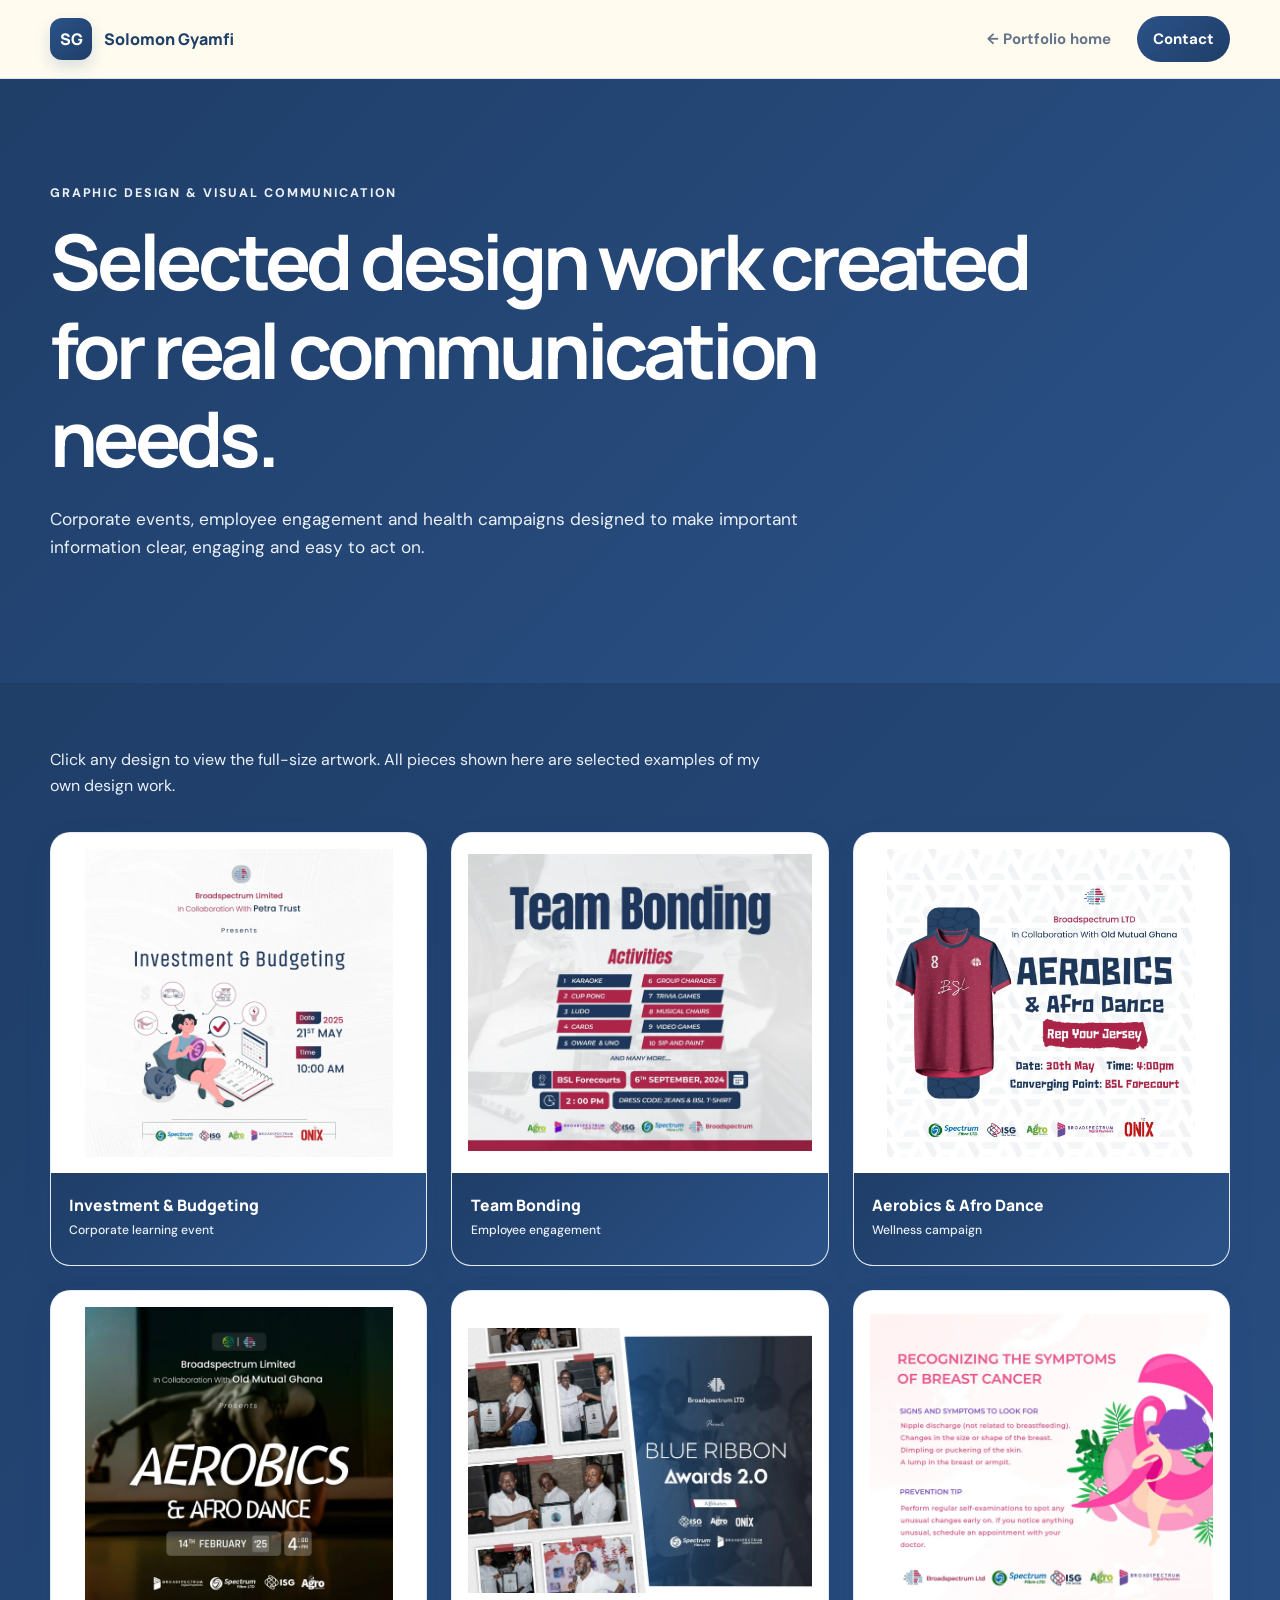
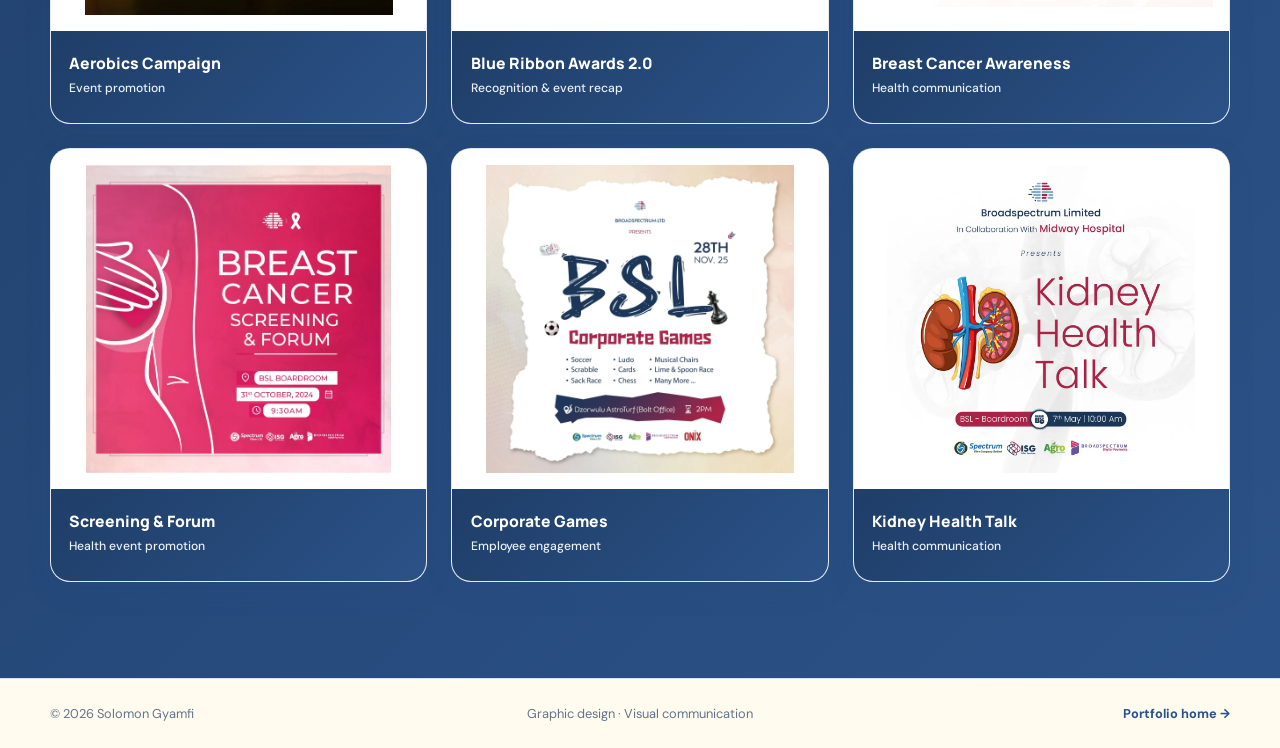
<file: design.html>
<!DOCTYPE html>
<html lang="en">
<head>
  <meta charset="utf-8">
  <meta name="viewport" content="width=device-width, initial-scale=1">
  <meta name="description" content="Selected corporate, employee engagement and health communication graphic designs by Solomon Gyamfi.">
  <meta name="theme-color" content="#102b43">
  <title>Graphic Design Portfolio | Solomon Gyamfi</title>
  <link rel="icon" href="assets/favicon.svg" type="image/svg+xml">
  <link rel="preconnect" href="https://fonts.googleapis.com">
  <link rel="preconnect" href="https://fonts.gstatic.com" crossorigin>
  <link href="https://fonts.googleapis.com/css2?family=DM+Sans:wght@400;500;600;700&amp;family=Manrope:wght@600;700;800&amp;display=swap" rel="stylesheet">
  <link rel="stylesheet" href="styles.css">
  <script src="script.js" defer></script>
</head>
<body>
  <a class="skip-link" href="#main-content">Skip to content</a>
  <header class="site-header">
    <div class="nav-shell">
      <a class="brand" href="index.html" aria-label="Return to Solomon Gyamfi portfolio home"><span class="brand-mark" aria-hidden="true">SG</span><span>Solomon Gyamfi</span></a>
      <nav class="site-nav static-nav" aria-label="Graphic design navigation"><a href="index.html">← Portfolio home</a><a class="nav-cta" href="index.html#contact">Contact</a></nav>
    </div>
  </header>

  <main id="main-content">
    <section class="case-hero">
      <div class="section-shell reveal">
        <p class="eyebrow eyebrow-light">Graphic design &amp; visual communication</p>
        <h1>Selected design work created for real communication needs.</h1>
        <p>Corporate events, employee engagement and health campaigns designed to make important information clear, engaging and easy to act on.</p>
      </div>
    </section>

    <section class="design-portfolio">
      <div class="section-shell">
        <p class="design-portfolio-intro reveal">Click any design to view the full-size artwork. All pieces shown here are selected examples of my own design work.</p>
        <div class="design-gallery">
          <figure class="design-piece reveal"><a href="assets/design/investment-budgeting.webp" target="_blank" rel="noopener"><img src="assets/design/investment-budgeting.webp" alt="Investment and Budgeting corporate event flyer"></a><figcaption><strong>Investment &amp; Budgeting</strong><span>Corporate learning event</span></figcaption></figure>
          <figure class="design-piece reveal"><a href="assets/design/team-bonding.webp" target="_blank" rel="noopener"><img src="assets/design/team-bonding.webp" alt="Team Bonding activities flyer"></a><figcaption><strong>Team Bonding</strong><span>Employee engagement</span></figcaption></figure>
          <figure class="design-piece reveal"><a href="assets/design/aerobics-jersey.webp" target="_blank" rel="noopener"><img src="assets/design/aerobics-jersey.webp" alt="Aerobics and Afro Dance jersey-themed flyer"></a><figcaption><strong>Aerobics &amp; Afro Dance</strong><span>Wellness campaign</span></figcaption></figure>
          <figure class="design-piece reveal"><a href="assets/design/aerobics-afro-dance.webp" target="_blank" rel="noopener"><img src="assets/design/aerobics-afro-dance.webp" alt="Aerobics and Afro Dance promotional flyer"></a><figcaption><strong>Aerobics Campaign</strong><span>Event promotion</span></figcaption></figure>
          <figure class="design-piece reveal"><a href="assets/design/blue-ribbon-awards.webp" target="_blank" rel="noopener"><img src="assets/design/blue-ribbon-awards.webp" alt="Blue Ribbon Awards photo collage design"></a><figcaption><strong>Blue Ribbon Awards 2.0</strong><span>Recognition &amp; event recap</span></figcaption></figure>
          <figure class="design-piece reveal"><a href="assets/design/breast-cancer-awareness.webp" target="_blank" rel="noopener"><img src="assets/design/breast-cancer-awareness.webp" alt="Breast cancer symptoms awareness graphic"></a><figcaption><strong>Breast Cancer Awareness</strong><span>Health communication</span></figcaption></figure>
          <figure class="design-piece reveal"><a href="assets/design/breast-cancer-screening.webp" target="_blank" rel="noopener"><img src="assets/design/breast-cancer-screening.webp" alt="Breast Cancer Screening and Forum flyer"></a><figcaption><strong>Screening &amp; Forum</strong><span>Health event promotion</span></figcaption></figure>
          <figure class="design-piece reveal"><a href="assets/design/corporate-games.webp" target="_blank" rel="noopener"><img src="assets/design/corporate-games.webp" alt="BSL Corporate Games event flyer"></a><figcaption><strong>Corporate Games</strong><span>Employee engagement</span></figcaption></figure>
          <figure class="design-piece reveal"><a href="assets/design/kidney-health-talk.webp" target="_blank" rel="noopener"><img src="assets/design/kidney-health-talk.webp" alt="Kidney Health Talk corporate flyer"></a><figcaption><strong>Kidney Health Talk</strong><span>Health communication</span></figcaption></figure>
        </div>
      </div>
    </section>
  </main>

  <footer class="site-footer"><div class="section-shell footer-grid"><p>© <span id="current-year">2026</span> Solomon Gyamfi</p><p>Graphic design · Visual communication</p><a href="index.html">Portfolio home →</a></div></footer>
</body>
</html>
</file>
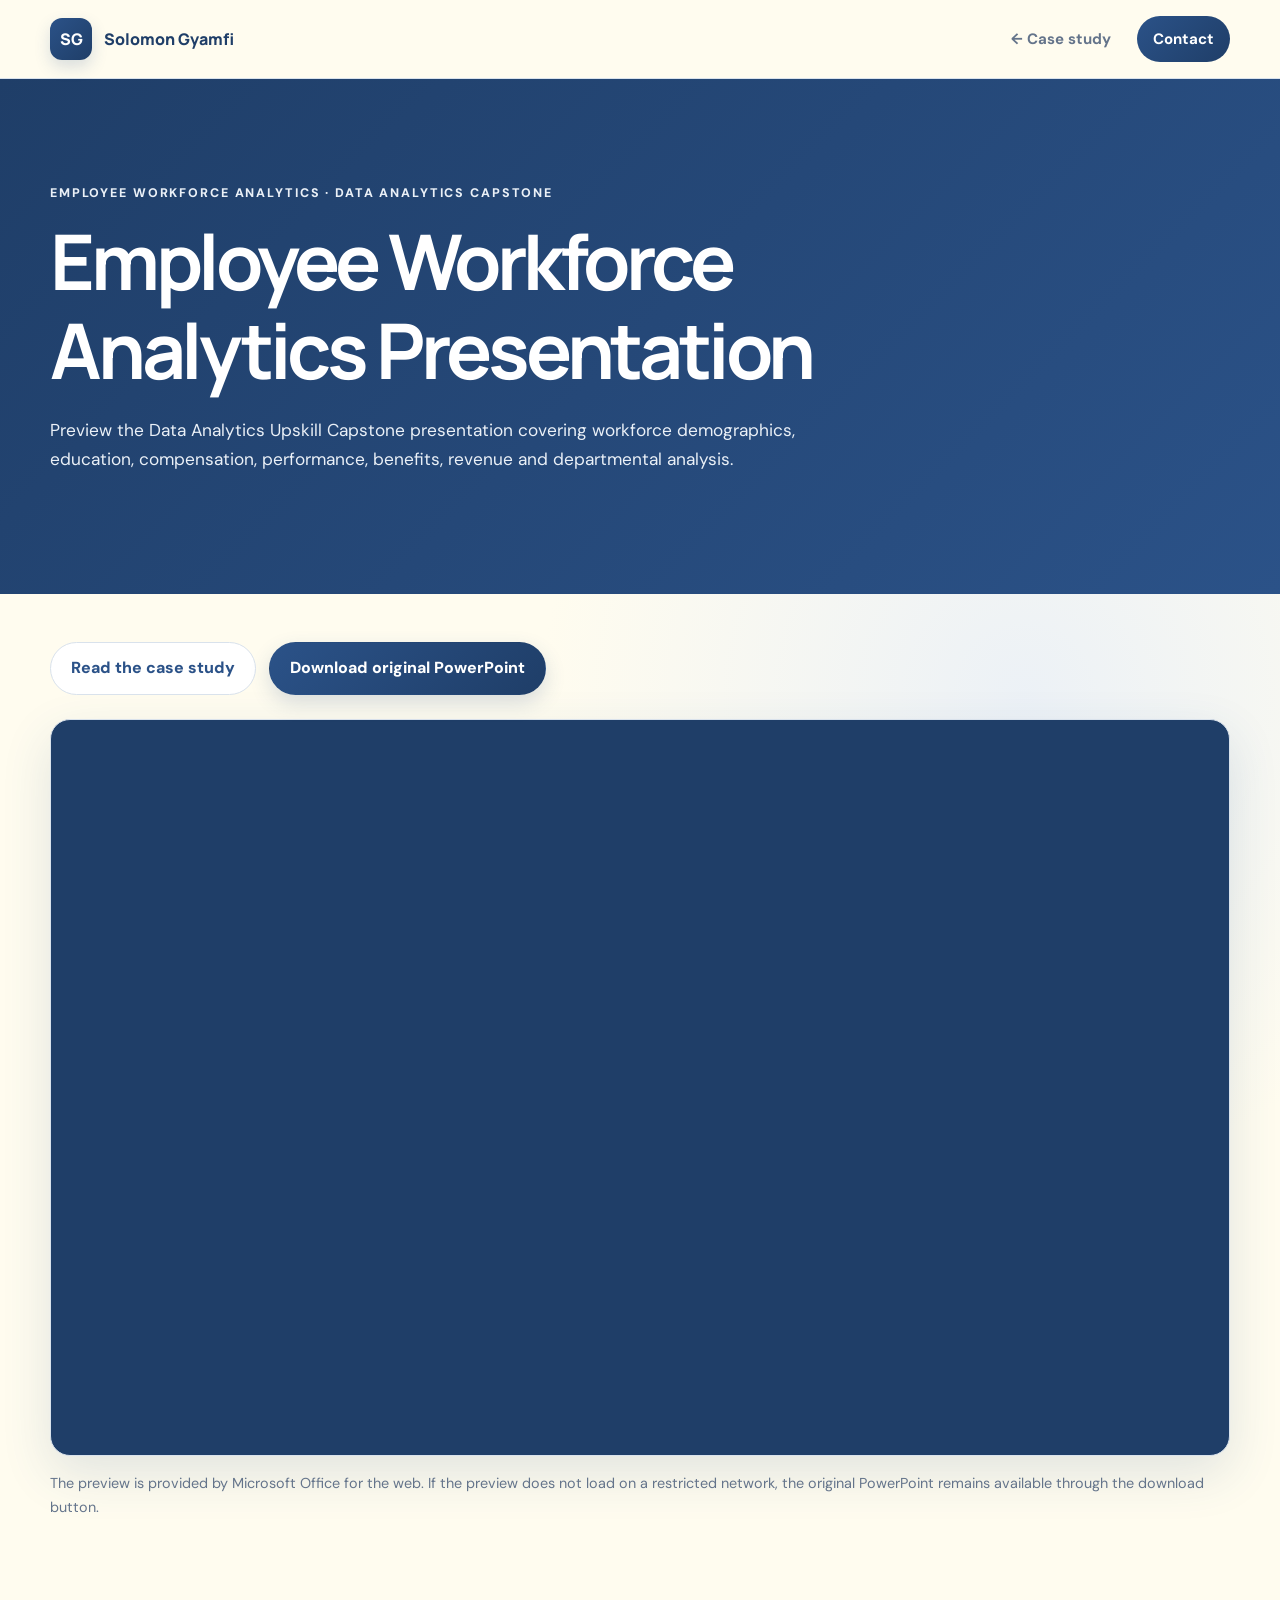
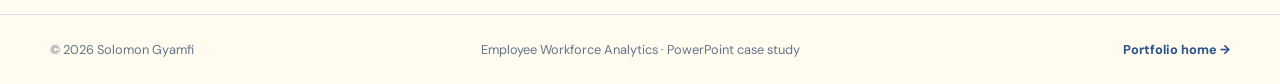
<file: employee-workforce-presentation.html>
<!DOCTYPE html>
<html lang="en">
<head>
  <meta charset="utf-8">
  <meta name="viewport" content="width=device-width, initial-scale=1">

  <meta
    name="description"
    content="Preview Solomon Gyamfi's Employee Workforce Analytics Data Analytics Capstone PowerPoint presentation.">

  <meta name="theme-color" content="#102b43">

  <title>Employee Workforce Analytics Presentation | Solomon Gyamfi</title>

  <link rel="icon" href="assets/favicon.svg" type="image/svg+xml">

  <link rel="preconnect" href="https://fonts.googleapis.com">
  <link rel="preconnect" href="https://fonts.gstatic.com" crossorigin>

  <link
    href="https://fonts.googleapis.com/css2?family=DM+Sans:wght@400;500;600;700&family=Manrope:wght@600;700;800&display=swap"
    rel="stylesheet">

  <link rel="stylesheet" href="styles.css">
  <script src="script.js" defer></script>
</head>

<body>

  <a class="skip-link" href="#main-content">Skip to content</a>

  <header class="site-header">
    <div class="nav-shell">

      <a
        class="brand"
        href="index.html"
        aria-label="Return to Solomon Gyamfi portfolio home">

        <span class="brand-mark" aria-hidden="true">SG</span>
        <span>Solomon Gyamfi</span>

      </a>

      <nav
        class="site-nav static-nav"
        aria-label="Presentation navigation">

        <a href="projects.html#employee-workforce-analytics">
          ← Case study
        </a>

        <a class="nav-cta" href="index.html#contact">
          Contact
        </a>

      </nav>

    </div>
  </header>


  <main id="main-content">

    <section class="case-hero">

      <div class="section-shell reveal">

        <p class="eyebrow eyebrow-light">
          Employee Workforce Analytics · Data Analytics Capstone
        </p>

        <h1>
          Employee Workforce Analytics Presentation
        </h1>

        <p>
          Preview the Data Analytics Upskill Capstone presentation
          covering workforce demographics, education, compensation,
          performance, benefits, revenue and departmental analysis.
        </p>

      </div>

    </section>


    <section class="presentation-page">

      <div class="section-shell">

        <div class="presentation-actions reveal">

          <a
            class="button button-secondary"
            href="projects.html#employee-workforce-analytics">

            Read the case study

          </a>

          <a
            class="button button-primary"
            href="downloads/Data_Analytics_Upskill_Capstone_Project.pptx"
            download>

            Download original PowerPoint

          </a>

        </div>


        <div class="presentation-frame reveal">

          <iframe
            title="Employee Workforce Analytics PowerPoint presentation preview"
            src="https://view.officeapps.live.com/op/embed.aspx?src=https%3A%2F%2Fsolomonagyamfi-ai.github.io%2Fdownloads%2FData_Analytics_Upskill_Capstone_Project.pptx"
            allowfullscreen>
          </iframe>

        </div>


        <p class="presentation-note">

          The preview is provided by Microsoft Office for the web.
          If the preview does not load on a restricted network,
          the original PowerPoint remains available through the
          download button.

        </p>

      </div>

    </section>

  </main>


  <footer class="site-footer">

    <div class="section-shell footer-grid">

      <p>
        © <span id="current-year">2026</span> Solomon Gyamfi
      </p>

      <p>
        Employee Workforce Analytics · PowerPoint case study
      </p>

      <a href="index.html">
        Portfolio home →
      </a>

    </div>

  </footer>

</body>
</html>
</file>
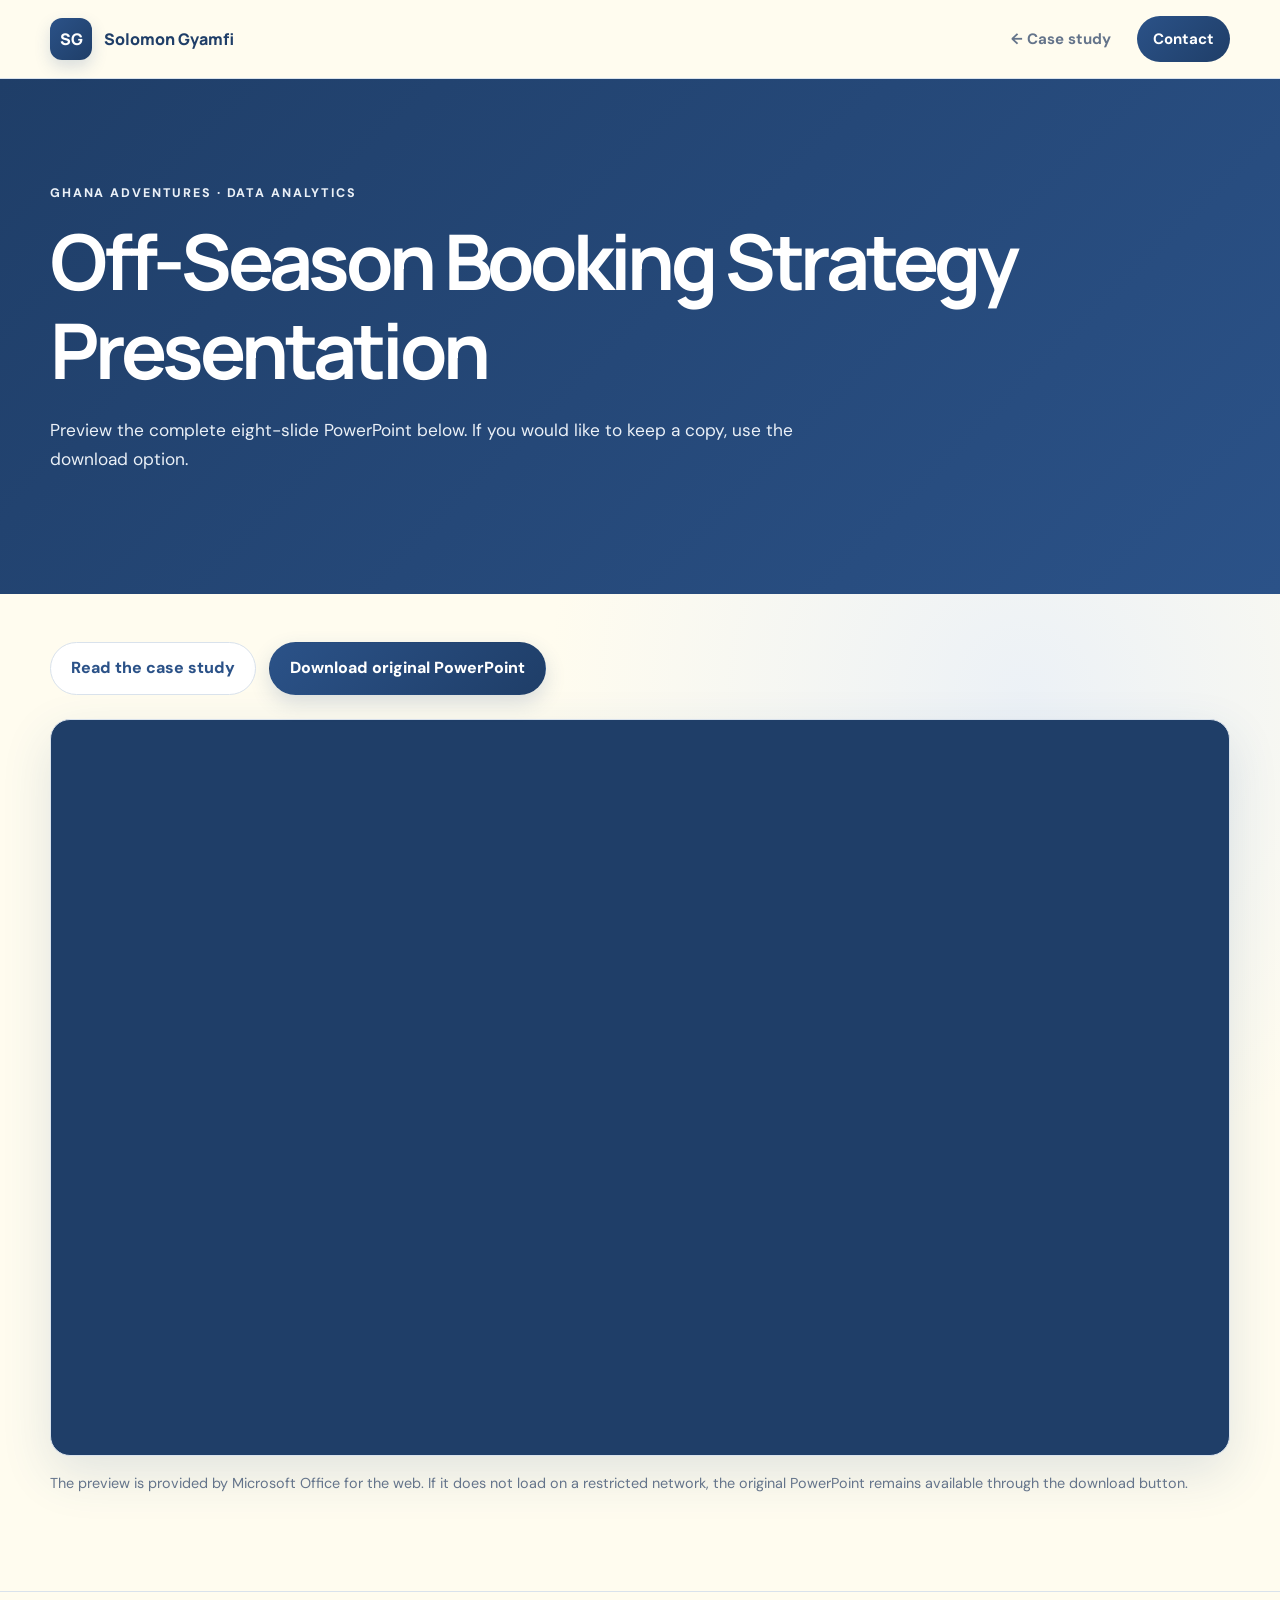
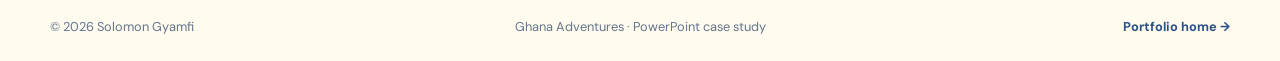
<file: presentation.html>
<!DOCTYPE html>
<html lang="en">
<head>
  <meta charset="utf-8">
  <meta name="viewport" content="width=device-width, initial-scale=1">
  <meta name="description" content="Preview Solomon Gyamfi's Ghana Adventures data analytics PowerPoint presentation.">
  <meta name="theme-color" content="#102b43">
  <title>Ghana Adventures Presentation | Solomon Gyamfi</title>
  <link rel="icon" href="assets/favicon.svg" type="image/svg+xml">
  <link rel="preconnect" href="https://fonts.googleapis.com">
  <link rel="preconnect" href="https://fonts.gstatic.com" crossorigin>
  <link href="https://fonts.googleapis.com/css2?family=DM+Sans:wght@400;500;600;700&amp;family=Manrope:wght@600;700;800&amp;display=swap" rel="stylesheet">
  <link rel="stylesheet" href="styles.css">
  <script src="script.js" defer></script>
</head>
<body>
  <a class="skip-link" href="#main-content">Skip to content</a>
  <header class="site-header">
    <div class="nav-shell">
      <a class="brand" href="index.html" aria-label="Return to Solomon Gyamfi portfolio home"><span class="brand-mark" aria-hidden="true">SG</span><span>Solomon Gyamfi</span></a>
      <nav class="site-nav static-nav" aria-label="Presentation navigation"><a href="projects.html#ghana-adventures">← Case study</a><a class="nav-cta" href="index.html#contact">Contact</a></nav>
    </div>
  </header>

  <main id="main-content">
    <section class="case-hero">
      <div class="section-shell reveal">
        <p class="eyebrow eyebrow-light">Ghana Adventures · Data analytics</p>
        <h1>Off-Season Booking Strategy Presentation</h1>
        <p>Preview the complete eight-slide PowerPoint below. If you would like to keep a copy, use the download option.</p>
      </div>
    </section>

    <section class="presentation-page">
      <div class="section-shell">
        <div class="presentation-actions reveal">
          <a class="button button-secondary" href="projects.html#ghana-adventures">Read the case study</a>
          <a class="button button-primary" href="downloads/Ghana-Adventures-Assignment-Solomon-Gyamfi.pptx" download>Download original PowerPoint</a>
        </div>
        <div class="presentation-frame reveal">
          <iframe title="Ghana Adventures PowerPoint presentation preview" src="https://view.officeapps.live.com/op/embed.aspx?src=https%3A%2F%2Fsolomonagyamfi-ai.github.io%2Fdownloads%2FGhana-Adventures-Assignment-Solomon-Gyamfi.pptx" allowfullscreen></iframe>
        </div>
        <p class="presentation-note">The preview is provided by Microsoft Office for the web. If it does not load on a restricted network, the original PowerPoint remains available through the download button.</p>
      </div>
    </section>
  </main>

  <footer class="site-footer"><div class="section-shell footer-grid"><p>© <span id="current-year">2026</span> Solomon Gyamfi</p><p>Ghana Adventures · PowerPoint case study</p><a href="index.html">Portfolio home →</a></div></footer>
</body>
</html>
</file>
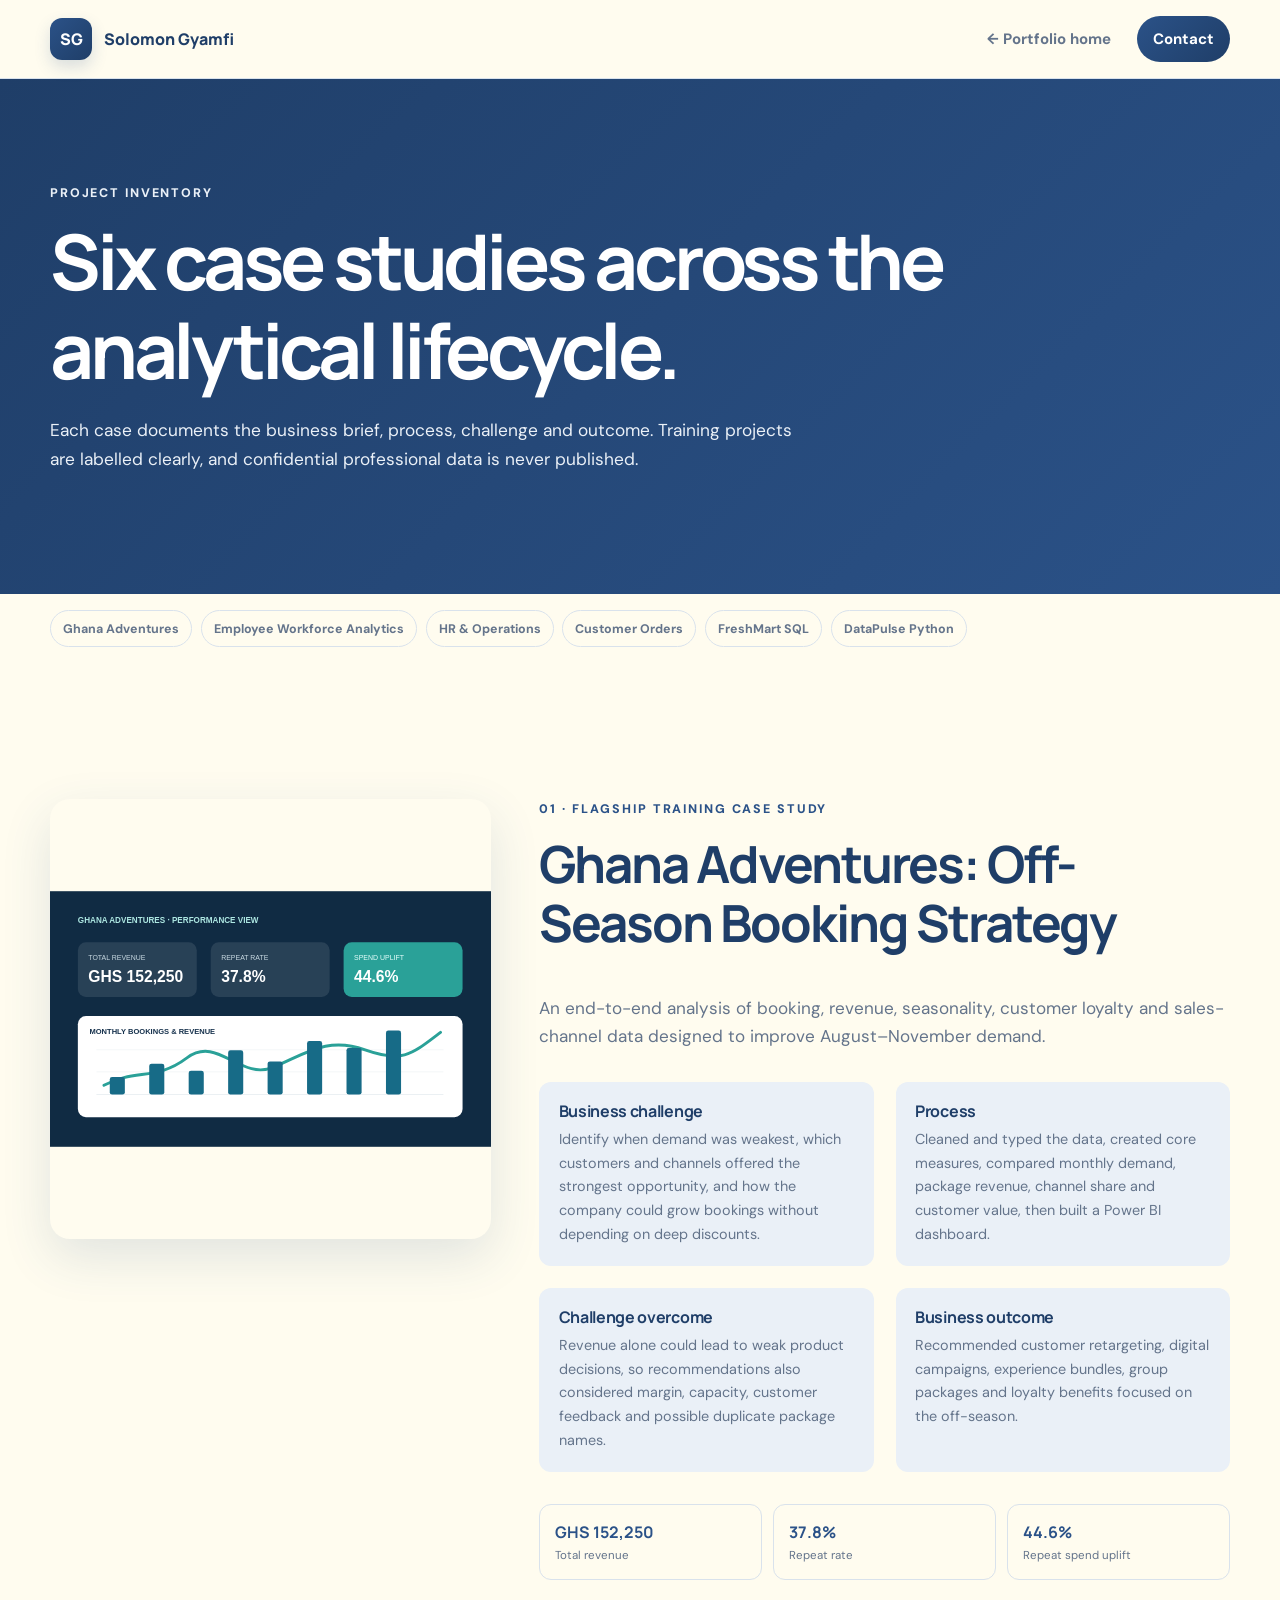
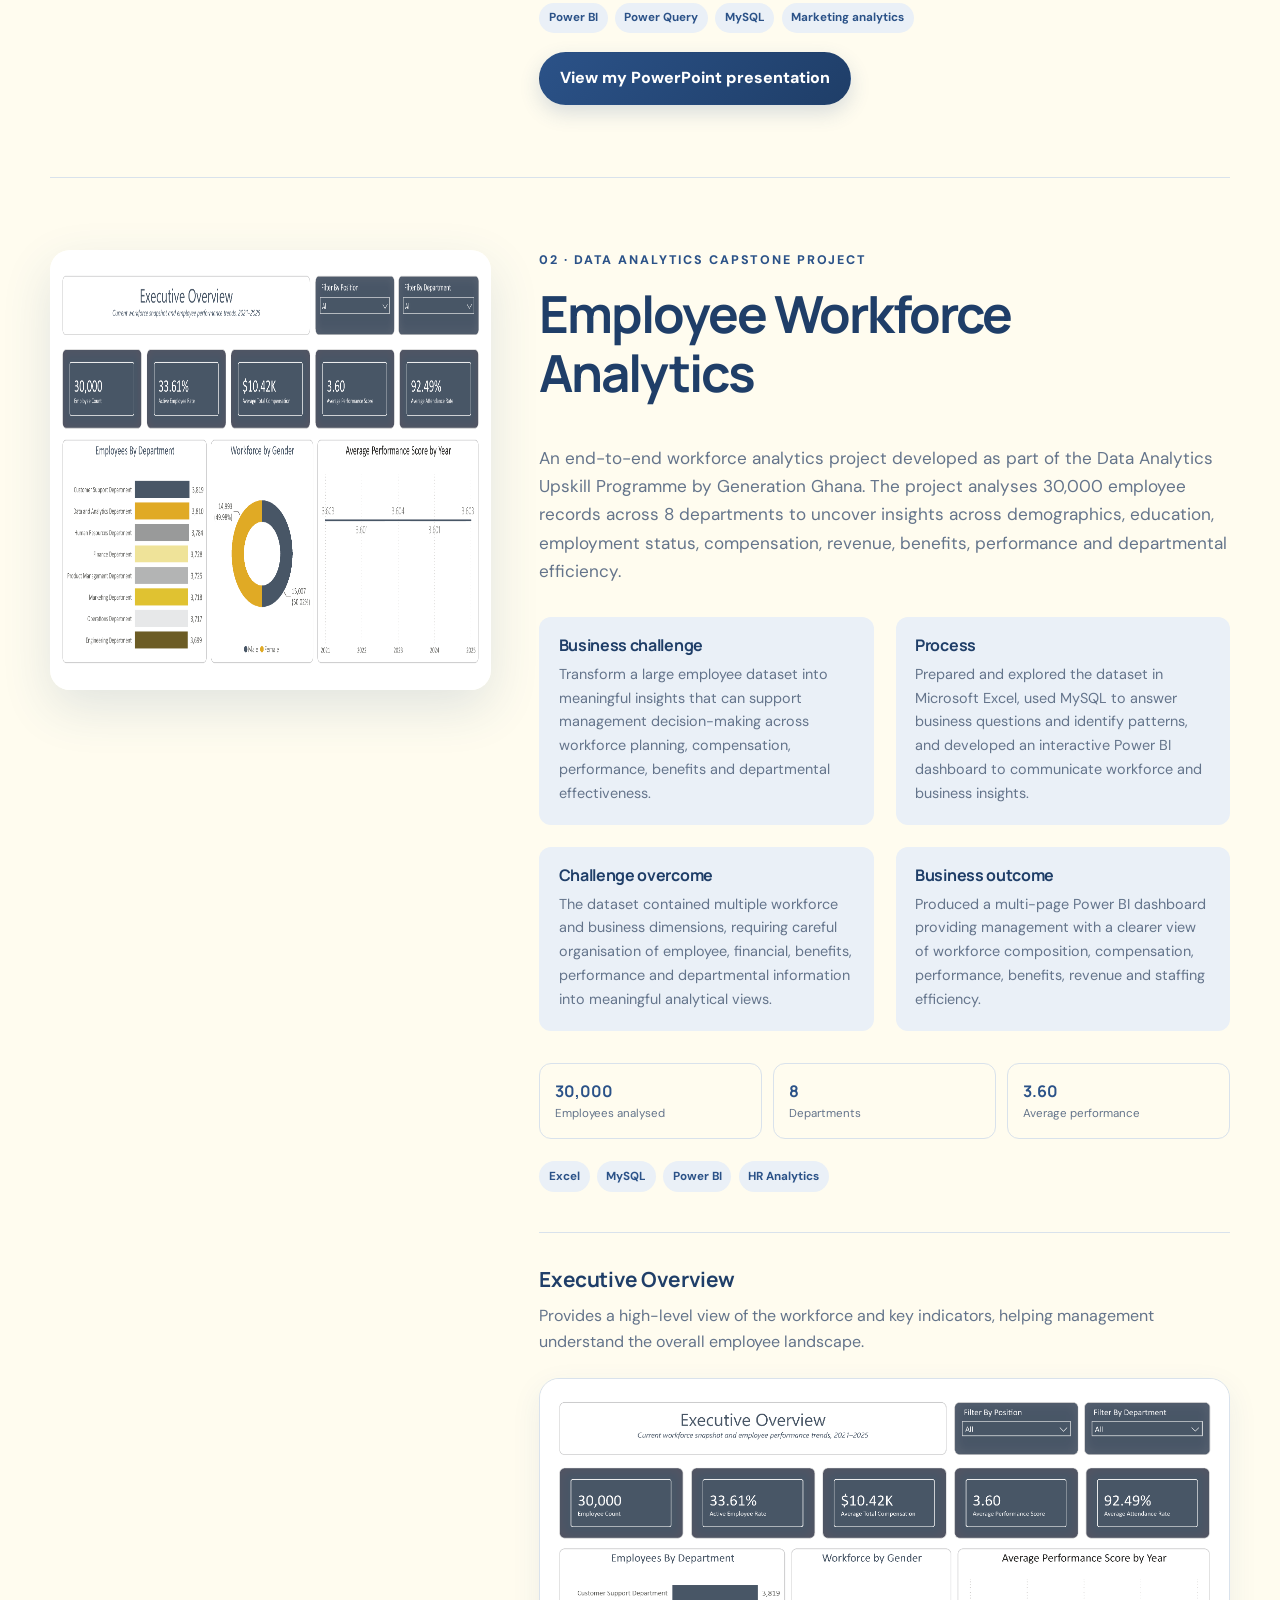
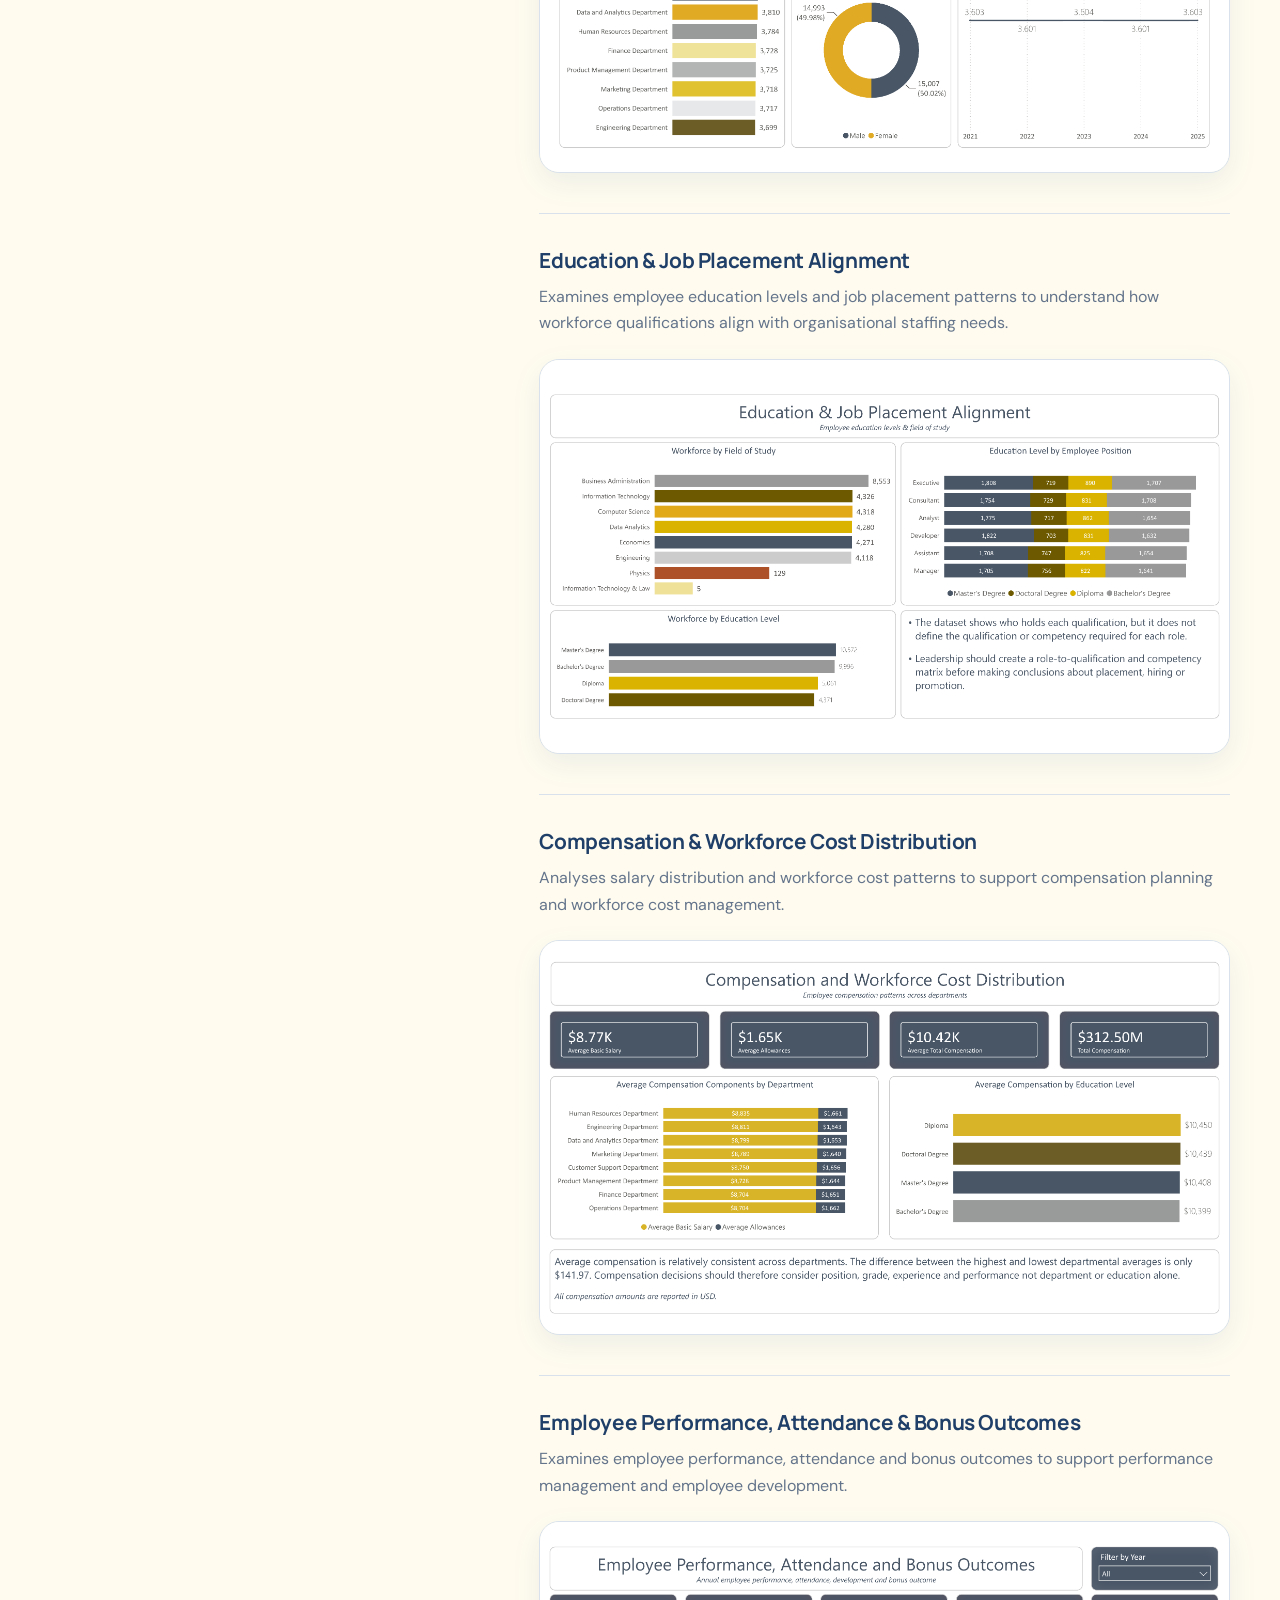
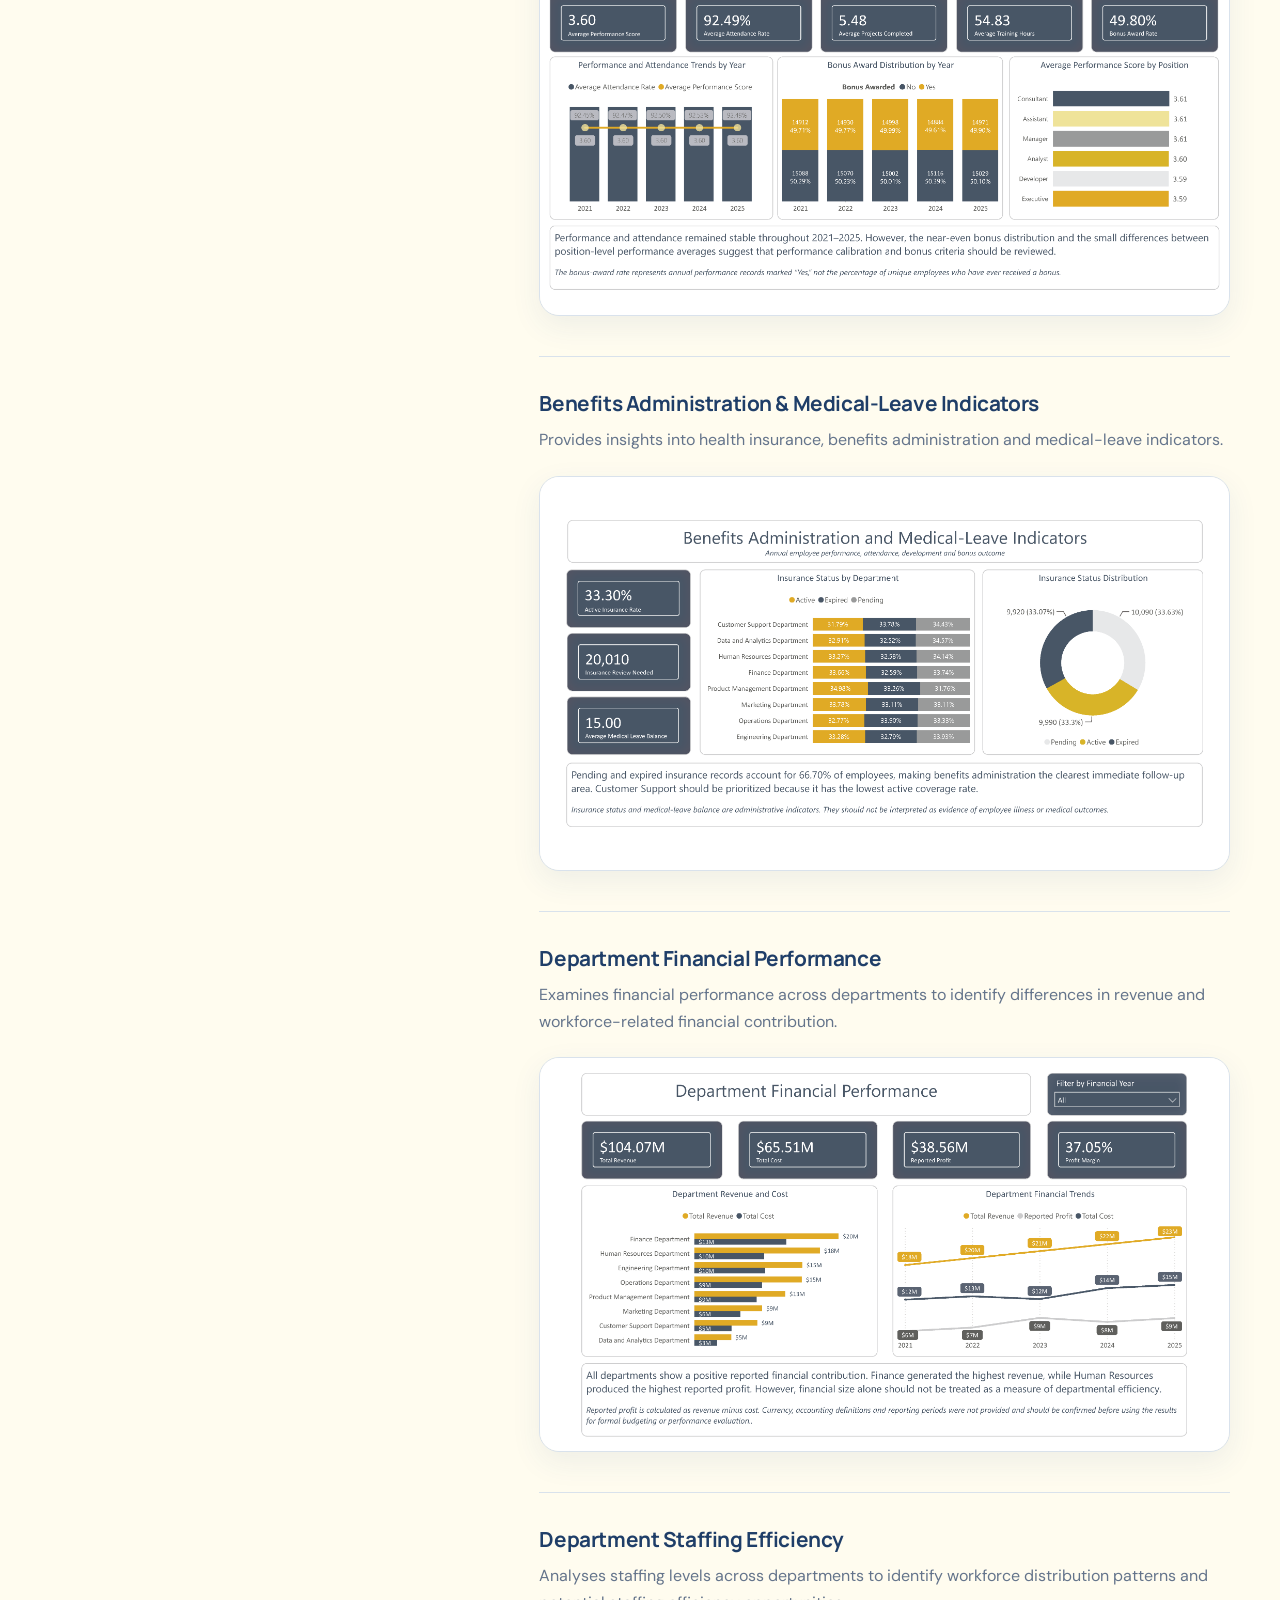
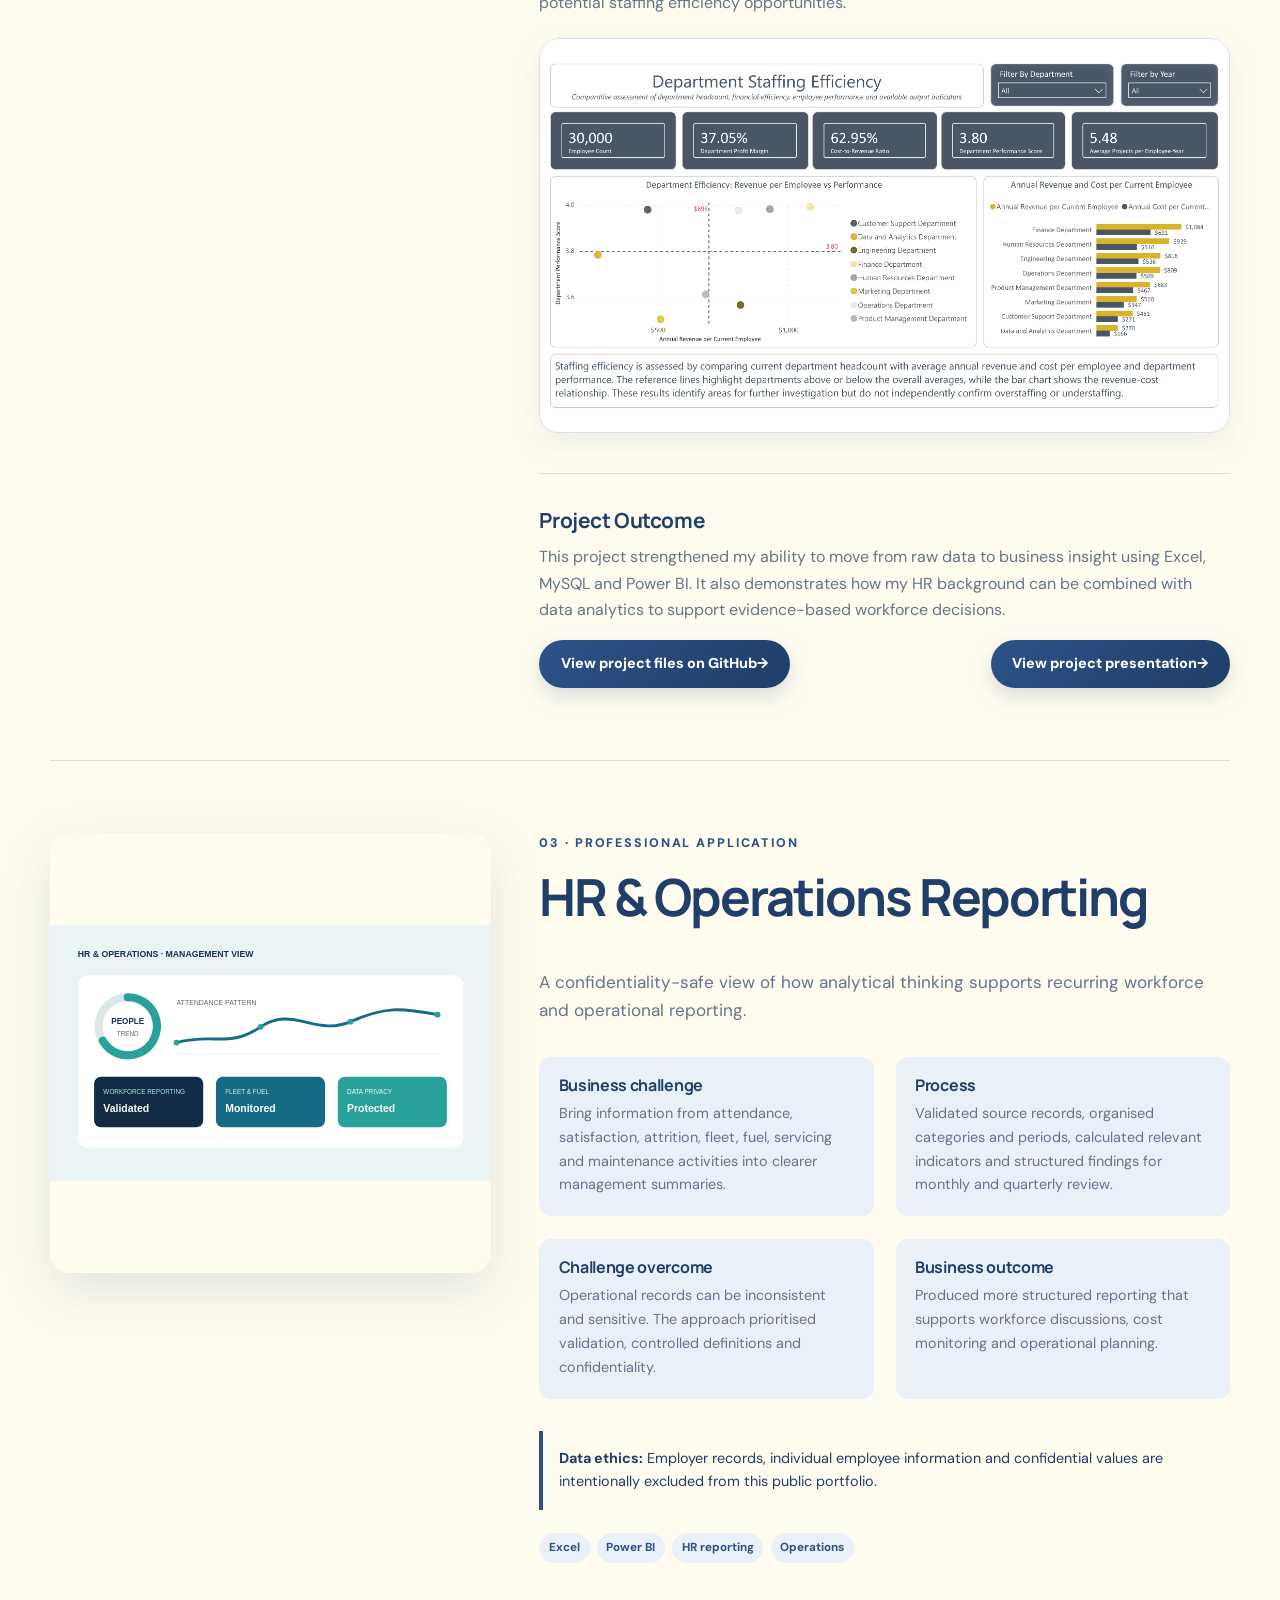
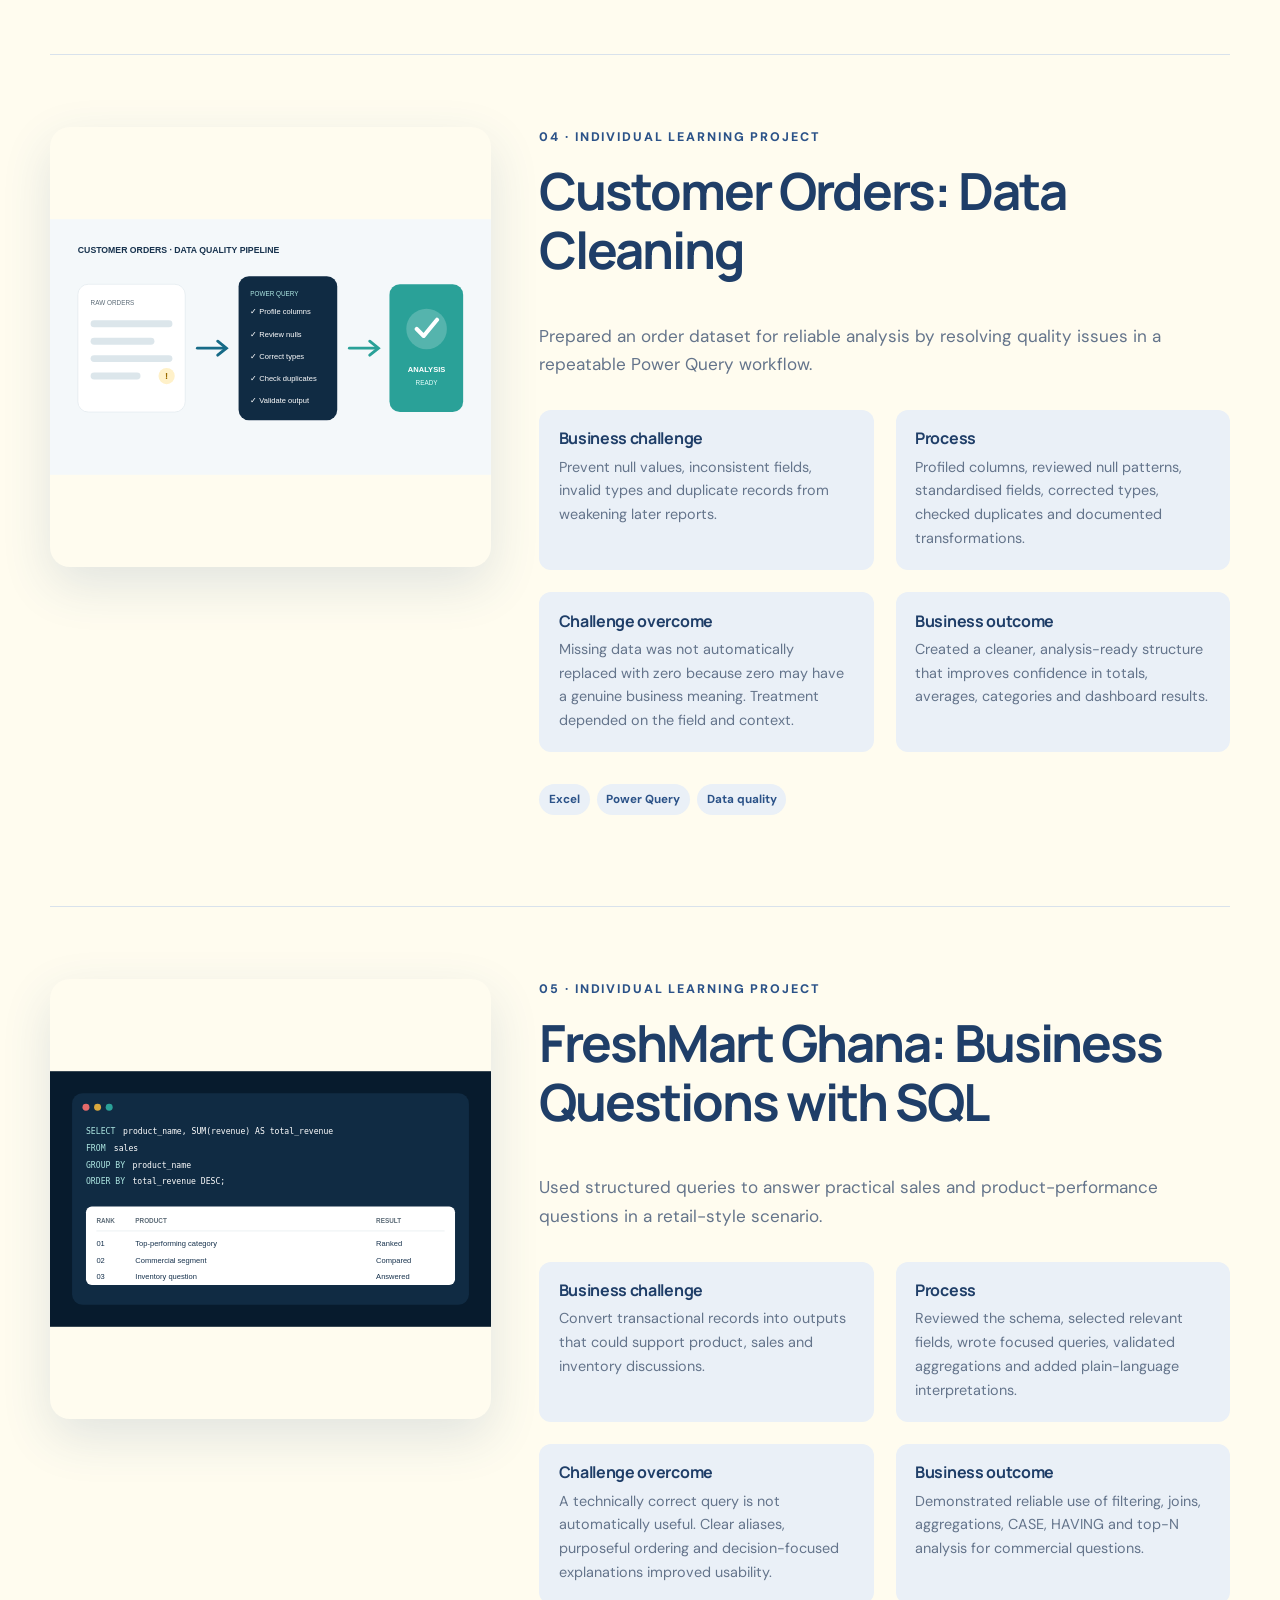
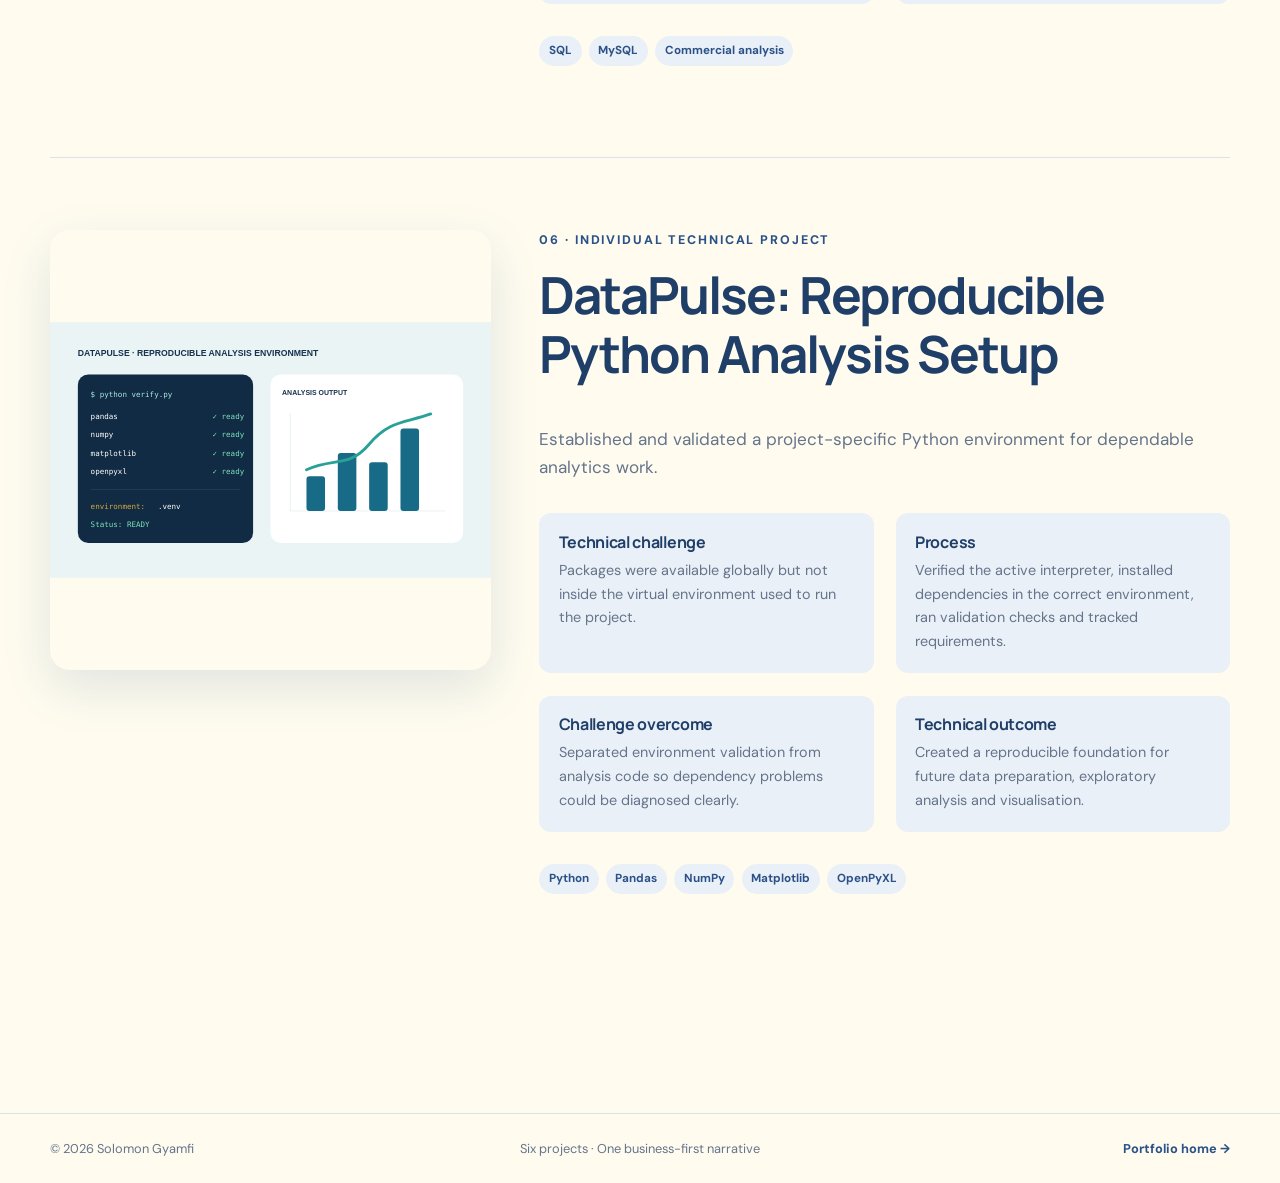
<file: projects.html>
<!DOCTYPE html>
<html lang="en">
<head>
  <meta charset="utf-8">
  <meta name="viewport" content="width=device-width, initial-scale=1">
  <meta name="description" content="Detailed data analytics case studies by Solomon Gyamfi across tourism, HR, operations, customer orders, SQL and Python.">
  <meta name="theme-color" content="#102b43">
  <title>Case Studies | Solomon Gyamfi</title>
  <link rel="icon" href="assets/favicon.svg" type="image/svg+xml">
  <link rel="preconnect" href="https://fonts.googleapis.com">
  <link rel="preconnect" href="https://fonts.gstatic.com" crossorigin>
  <link href="https://fonts.googleapis.com/css2?family=DM+Sans:wght@400;500;600;700&amp;family=Manrope:wght@600;700;800&amp;display=swap" rel="stylesheet">
  <link rel="stylesheet" href="styles.css">
  <script src="script.js" defer></script>
</head>
<body>
  <a class="skip-link" href="#main-content">Skip to content</a>
  <header class="site-header">
    <div class="nav-shell">
      <a class="brand" href="index.html" aria-label="Return to Solomon Gyamfi portfolio home"><span class="brand-mark" aria-hidden="true">SG</span><span>Solomon Gyamfi</span></a>
      <nav class="site-nav static-nav" aria-label="Case study navigation"><a href="index.html#projects">← Portfolio home</a><a class="nav-cta" href="index.html#contact">Contact</a></nav>
    </div>
  </header>

  <main id="main-content">
    <section class="case-hero">
      <div class="section-shell reveal">
        <p class="eyebrow eyebrow-light">Project inventory</p>
        <h1>Six case studies across the analytical lifecycle.</h1>
        <p>Each case documents the business brief, process, challenge and outcome. Training projects are labelled clearly, and confidential professional data is never published.</p>
      </div>
    </section>

    <nav class="case-jump section-shell" aria-label="Jump to a case study">
      <a href="#ghana-adventures">Ghana Adventures</a>
      <a href="#employee-workforce-analytics">Employee Workforce Analytics</a>
      <a href="#hr-operations">HR &amp; Operations</a>
      <a href="#customer-orders">Customer Orders</a>
      <a href="#freshmart-sql">FreshMart SQL</a>
      <a href="#datapulse-python">DataPulse Python</a>
    </nav>

    <div class="case-list section-shell">
      <article class="case-study reveal" id="ghana-adventures">
        <div class="case-image"><img src="assets/project-ghana-adventures.svg" alt="Ghana Adventures analytical dashboard illustration" width="760" height="440"></div>
        <div class="case-content">
          <p class="eyebrow">01 · Flagship training case study</p>
          <h2>Ghana Adventures: Off-Season Booking Strategy</h2>
          <p class="case-summary">An end-to-end analysis of booking, revenue, seasonality, customer loyalty and sales-channel data designed to improve August–November demand.</p>
          <div class="case-columns">
            <section><h3>Business challenge</h3><p>Identify when demand was weakest, which customers and channels offered the strongest opportunity, and how the company could grow bookings without depending on deep discounts.</p></section>
            <section><h3>Process</h3><p>Cleaned and typed the data, created core measures, compared monthly demand, package revenue, channel share and customer value, then built a Power BI dashboard.</p></section>
            <section><h3>Challenge overcome</h3><p>Revenue alone could lead to weak product decisions, so recommendations also considered margin, capacity, customer feedback and possible duplicate package names.</p></section>
            <section><h3>Business outcome</h3><p>Recommended customer retargeting, digital campaigns, experience bundles, group packages and loyalty benefits focused on the off-season.</p></section>
          </div>
          <ul class="case-metrics"><li><strong>GHS 152,250</strong><span>Total revenue</span></li><li><strong>37.8%</strong><span>Repeat rate</span></li><li><strong>44.6%</strong><span>Repeat spend uplift</span></li></ul>
          <div class="tag-list"><span>Power BI</span><span>Power Query</span><span>MySQL</span><span>Marketing analytics</span></div>
          <a class="button button-primary" href="presentation.html">View my PowerPoint presentation</a>
        </div>
      </article>

  <article class="case-study reveal" id="employee-workforce-analytics">

  <div class="case-image">
    <img
      src="projects/employee-workforce-analytics/screenshots/executive-overview.png"
      alt="Employee Workforce Analytics Executive Overview dashboard"
      width="760"
      height="440">
  </div>

  <div class="case-content">

    <p class="eyebrow">02 · Data Analytics Capstone Project</p>

    <h2>Employee Workforce Analytics</h2>

    <p class="case-summary">
      An end-to-end workforce analytics project developed as part of the
      Data Analytics Upskill Programme by Generation Ghana. The project
      analyses 30,000 employee records across 8 departments to uncover
      insights across demographics, education, employment status,
      compensation, revenue, benefits, performance and departmental
      efficiency.
    </p>

    <div class="case-columns">

      <section>
        <h3>Business challenge</h3>
        <p>
          Transform a large employee dataset into meaningful insights
          that can support management decision-making across workforce
          planning, compensation, performance, benefits and departmental
          effectiveness.
        </p>
      </section>

      <section>
        <h3>Process</h3>
        <p>
          Prepared and explored the dataset in Microsoft Excel, used
          MySQL to answer business questions and identify patterns, and
          developed an interactive Power BI dashboard to communicate
          workforce and business insights.
        </p>
      </section>

      <section>
        <h3>Challenge overcome</h3>
        <p>
          The dataset contained multiple workforce and business
          dimensions, requiring careful organisation of employee,
          financial, benefits, performance and departmental information
          into meaningful analytical views.
        </p>
      </section>

      <section>
        <h3>Business outcome</h3>
        <p>
          Produced a multi-page Power BI dashboard providing management
          with a clearer view of workforce composition, compensation,
          performance, benefits, revenue and staffing efficiency.
        </p>
      </section>

    </div>

    <ul class="case-metrics">
      <li>
        <strong>30,000</strong>
        <span>Employees analysed</span>
      </li>

      <li>
        <strong>8</strong>
        <span>Departments</span>
      </li>

      <li>
        <strong>3.60</strong>
        <span>Average performance</span>
      </li>
    </ul>

    <div class="tag-list">
      <span>Excel</span>
      <span>MySQL</span>
      <span>Power BI</span>
      <span>HR Analytics</span>
    </div>

    <section class="case-detail">
      <h3>Executive Overview</h3>

      <p>
        Provides a high-level view of the workforce and key indicators,
        helping management understand the overall employee landscape.
      </p>

      <img
        src="projects/employee-workforce-analytics/screenshots/executive-overview.png"
        alt="Employee Workforce Analytics Executive Overview dashboard"
        class="case-detail-image">
    </section>

    <section class="case-detail">
      <h3>Education &amp; Job Placement Alignment</h3>

      <p>
        Examines employee education levels and job placement patterns
        to understand how workforce qualifications align with
        organisational staffing needs.
      </p>

      <img
        src="projects/employee-workforce-analytics/screenshots/education-job-placement-alignment.png"
        alt="Education and Job Placement Alignment dashboard"
        class="case-detail-image">
    </section>

    <section class="case-detail">
      <h3>Compensation &amp; Workforce Cost Distribution</h3>

      <p>
        Analyses salary distribution and workforce cost patterns to
        support compensation planning and workforce cost management.
      </p>

      <img
        src="projects/employee-workforce-analytics/screenshots/compensation-workforce-cost-distribution.png"
        alt="Compensation and Workforce Cost Distribution dashboard"
        class="case-detail-image">
    </section>

    <section class="case-detail">
      <h3>Employee Performance, Attendance &amp; Bonus Outcomes</h3>

      <p>
        Examines employee performance, attendance and bonus outcomes
        to support performance management and employee development.
      </p>

      <img
        src="projects/employee-workforce-analytics/screenshots/performance-attendance-bonus-outcomes.png"
        alt="Employee Performance Attendance and Bonus Outcomes dashboard"
        class="case-detail-image">
    </section>

    <section class="case-detail">
      <h3>Benefits Administration &amp; Medical-Leave Indicators</h3>

      <p>
        Provides insights into health insurance, benefits administration
        and medical-leave indicators.
      </p>

      <img
        src="projects/employee-workforce-analytics/screenshots/benefits-medical-leave-indicators.png"
        alt="Benefits Administration and Medical Leave Indicators dashboard"
        class="case-detail-image">
    </section>

    <section class="case-detail">
      <h3>Department Financial Performance</h3>

      <p>
        Examines financial performance across departments to identify
        differences in revenue and workforce-related financial contribution.
      </p>

      <img
        src="projects/employee-workforce-analytics/screenshots/department-financial-performance.png"
        alt="Department Financial Performance dashboard"
        class="case-detail-image">
    </section>

    <section class="case-detail">
      <h3>Department Staffing Efficiency</h3>

      <p>
        Analyses staffing levels across departments to identify workforce
        distribution patterns and potential staffing efficiency opportunities.
      </p>

      <img
        src="projects/employee-workforce-analytics/screenshots/department-staffing-efficiency.png"
        alt="Department Staffing Efficiency dashboard"
        class="case-detail-image">
    </section>

    <section class="case-detail">
      <h3>Project Outcome</h3>

      <p>
        This project strengthened my ability to move from raw data to
        business insight using Excel, MySQL and Power BI. It also
        demonstrates how my HR background can be combined with data
        analytics to support evidence-based workforce decisions.
      </p>
    </section>

    <div class="project-links">

      <a
        class="text-link"
        href="https://github.com/solomonagyamfi-ai/solomonagyamfi-ai.github.io/tree/main/projects/employee-workforce-analytics">
        View project files on GitHub
        <span aria-hidden="true">→</span>
      </a>

      <a
        class="text-link"
        href="employee-workforce-presentation.html">
        View project presentation
        <span aria-hidden="true">→</span>
      </a>

    </div>

  </div>

</article>

     <article class="case-study reveal" id="hr-operations">

  <div class="case-image">
    <img
      src="assets/project-hr-operations.svg"
      alt="HR and operations reporting illustration"
      width="760"
      height="440">
  </div>

  <div class="case-content">

    <p class="eyebrow">03 · Professional application</p>

    <h2>HR &amp; Operations Reporting</h2>

    <p class="case-summary">
      A confidentiality-safe view of how analytical thinking supports
      recurring workforce and operational reporting.
    </p>
          <div class="case-columns">
            <section><h3>Business challenge</h3><p>Bring information from attendance, satisfaction, attrition, fleet, fuel, servicing and maintenance activities into clearer management summaries.</p></section>
            <section><h3>Process</h3><p>Validated source records, organised categories and periods, calculated relevant indicators and structured findings for monthly and quarterly review.</p></section>
            <section><h3>Challenge overcome</h3><p>Operational records can be inconsistent and sensitive. The approach prioritised validation, controlled definitions and confidentiality.</p></section>
            <section><h3>Business outcome</h3><p>Produced more structured reporting that supports workforce discussions, cost monitoring and operational planning.</p></section>
          </div>
          <div class="ethics-note"><strong>Data ethics:</strong> Employer records, individual employee information and confidential values are intentionally excluded from this public portfolio.</div>
          <div class="tag-list"><span>Excel</span><span>Power BI</span><span>HR reporting</span><span>Operations</span></div>
        </div>
      </article>

      <article class="case-study reveal" id="customer-orders">

  <div class="case-image">
    <img
      src="assets/project-orders-cleaning.svg"
      alt="Customer orders cleaning workflow illustration"
      width="760"
      height="440">
  </div>

  <div class="case-content">

    <p class="eyebrow">04 · Individual learning project</p>

    <h2>Customer Orders: Data Cleaning</h2>

    <p class="case-summary">
      Prepared an order dataset for reliable analysis by resolving 
      quality issues in a repeatable Power Query workflow.
    </p>
          <div class="case-columns">
            <section><h3>Business challenge</h3><p>Prevent null values, inconsistent fields, invalid types and duplicate records from weakening later reports.</p></section>
            <section><h3>Process</h3><p>Profiled columns, reviewed null patterns, standardised fields, corrected types, checked duplicates and documented transformations.</p></section>
            <section><h3>Challenge overcome</h3><p>Missing data was not automatically replaced with zero because zero may have a genuine business meaning. Treatment depended on the field and context.</p></section>
            <section><h3>Business outcome</h3><p>Created a cleaner, analysis-ready structure that improves confidence in totals, averages, categories and dashboard results.</p></section>
          </div>
          <div class="tag-list"><span>Excel</span><span>Power Query</span><span>Data quality</span></div>
        </div>
      </article>

      <article class="case-study reveal" id="freshmart-sql">
        <div class="case-image"><img src="assets/project-freshmart-sql.svg" alt="FreshMart SQL analysis illustration" width="760" height="440"></div>
        <div class="case-content">
          <p class="eyebrow">05 · Individual learning project</p>
          <h2>FreshMart Ghana: Business Questions with SQL</h2>
          <p class="case-summary">Used structured queries to answer practical sales and product-performance questions in a retail-style scenario.</p>
          <div class="case-columns">
            <section><h3>Business challenge</h3><p>Convert transactional records into outputs that could support product, sales and inventory discussions.</p></section>
            <section><h3>Process</h3><p>Reviewed the schema, selected relevant fields, wrote focused queries, validated aggregations and added plain-language interpretations.</p></section>
            <section><h3>Challenge overcome</h3><p>A technically correct query is not automatically useful. Clear aliases, purposeful ordering and decision-focused explanations improved usability.</p></section>
            <section><h3>Business outcome</h3><p>Demonstrated reliable use of filtering, joins, aggregations, CASE, HAVING and top-N analysis for commercial questions.</p></section>
          </div>
          <div class="tag-list"><span>SQL</span><span>MySQL</span><span>Commercial analysis</span></div>
        </div>
      </article>

      <article class="case-study reveal" id="datapulse-python">
        <div class="case-image"><img src="assets/project-datapulse-python.svg" alt="DataPulse Python environment illustration" width="760" height="440"></div>
        <div class="case-content">
          <p class="eyebrow">06 · Individual technical project</p>
          <h2>DataPulse: Reproducible Python Analysis Setup</h2>
          <p class="case-summary">Established and validated a project-specific Python environment for dependable analytics work.</p>
          <div class="case-columns">
            <section><h3>Technical challenge</h3><p>Packages were available globally but not inside the virtual environment used to run the project.</p></section>
            <section><h3>Process</h3><p>Verified the active interpreter, installed dependencies in the correct environment, ran validation checks and tracked requirements.</p></section>
            <section><h3>Challenge overcome</h3><p>Separated environment validation from analysis code so dependency problems could be diagnosed clearly.</p></section>
            <section><h3>Technical outcome</h3><p>Created a reproducible foundation for future data preparation, exploratory analysis and visualisation.</p></section>
          </div>
          <div class="tag-list"><span>Python</span><span>Pandas</span><span>NumPy</span><span>Matplotlib</span><span>OpenPyXL</span></div>
        </div>
      </article>
    </div>
  </main>

  <footer class="site-footer"><div class="section-shell footer-grid"><p>© <span id="current-year">2026</span> Solomon Gyamfi</p><p>Six projects · One business-first narrative</p><a href="index.html">Portfolio home →</a></div></footer>
</body>
</html>
</file>
<file: styles.css>
:root {
  --cream: #FFFCEF;
  --blue: #2B5288;
  --blue-dark: #1F3E68;
  --blue-light: #EAF0F7;

  --white: #FFFFFF;
  --text: #243447;
  --muted: #64748B;
  --border: #D9E2EC;

  --gradient-blue: linear-gradient(
    135deg,
    #2B5288 0%,
    #1F3E68 100%
  );

  --gradient-soft: linear-gradient(
    135deg,
    #FFFCEF 0%,
    #EAF0F7 100%
  );

  --gradient-section: linear-gradient(
    135deg,
    #1F3E68 0%,
    #2B5288 100%
  );

  --shadow: 0 18px 50px rgba(43, 82, 136, 0.14);
  --shadow-soft: 0 10px 30px rgba(43, 82, 136, 0.08);

  --radius-sm: 12px;
  --radius-md: 20px;
  --radius-lg: 30px;

  --max-width: 1180px;
}


/* =========================
   RESET
========================= */

* {
  box-sizing: border-box;
}

html {
  scroll-behavior: smooth;
  scroll-padding-top: 90px;
}

body {
  margin: 0;
  color: var(--text);
  background: var(--cream);
  font-family: "DM Sans", sans-serif;
  line-height: 1.65;
}

img {
  display: block;
  max-width: 100%;
}

a {
  color: inherit;
}

button,
input,
textarea {
  font: inherit;
}

h1,
h2,
h3 {
  margin-top: 0;
  color: var(--blue-dark);
  font-family: "Manrope", sans-serif;
  line-height: 1.15;
}

h1 {
  font-size: clamp(2.65rem, 6vw, 5.7rem);
  letter-spacing: -0.055em;
}

h2 {
  font-size: clamp(2rem, 4vw, 3.45rem);
  letter-spacing: -0.04em;
}

h3 {
  font-size: 1.3rem;
  letter-spacing: -0.02em;
}

p {
  margin-top: 0;
}


/* =========================
   ACCESSIBILITY
========================= */

.sr-only {
  position: absolute;
  width: 1px;
  height: 1px;
  padding: 0;
  margin: -1px;
  overflow: hidden;
  clip: rect(0, 0, 0, 0);
  white-space: nowrap;
  border: 0;
}

.skip-link {
  position: fixed;
  left: 1rem;
  top: -5rem;
  z-index: 999;
  padding: 0.7rem 1rem;
  color: var(--white);
  background: var(--blue-dark);
  border-radius: 8px;
}

.skip-link:focus {
  top: 1rem;
}


/* =========================
   GLOBAL LAYOUT
========================= */

.section-shell,
.nav-shell {
  width: min(calc(100% - 2.5rem), var(--max-width));
  margin-inline: auto;
}

.section {
  padding-block: 7rem;
}

.eyebrow {
  margin-bottom: 0.85rem;
  color: var(--blue);
  font-size: 0.78rem;
  font-weight: 800;
  letter-spacing: 0.15em;
  text-transform: uppercase;
}

.eyebrow-light {
  color: var(--blue-light);
}


/* =========================
   HEADER
========================= */

.site-header {
  position: sticky;
  top: 0;
  z-index: 100;
  border-bottom: 1px solid var(--border);
  background: rgba(255, 252, 239, 0.95);
  backdrop-filter: blur(15px);
}

.nav-shell {
  min-height: 78px;
  display: flex;
  align-items: center;
  justify-content: space-between;
  gap: 2rem;
}

.brand {
  display: inline-flex;
  align-items: center;
  gap: 0.75rem;
  color: var(--blue-dark);
  font-family: "Manrope", sans-serif;
  font-weight: 800;
  text-decoration: none;
}

.brand-mark {
  width: 42px;
  height: 42px;
  display: grid;
  place-items: center;
  color: var(--white);
  background: var(--gradient-blue);
  border-radius: 12px;
  box-shadow: 0 7px 16px rgba(43, 82, 136, 0.18);
}

.site-nav {
  display: flex;
  align-items: center;
  gap: 1.6rem;
}

.site-nav a {
  color: var(--muted);
  font-size: 0.94rem;
  font-weight: 700;
  text-decoration: none;
}

.site-nav a:hover,
.site-nav a:focus-visible {
  color: var(--blue);
}

.site-nav .nav-cta {
  padding: 0.68rem 1rem;
  color: var(--white);
  background: var(--gradient-blue);
  border-radius: 999px;
}

.site-nav .nav-cta:hover,
.site-nav .nav-cta:focus-visible {
  color: var(--white);
  background: var(--blue-dark);
}

.menu-toggle {
  display: none;
  padding: 0.4rem;
  border: 0;
  background: transparent;
  cursor: pointer;
}

.menu-toggle span:not(.sr-only) {
  width: 25px;
  height: 2px;
  display: block;
  margin: 5px 0;
  background: var(--blue-dark);
}


/* =========================
   HERO
========================= */

.hero {
  min-height: calc(100vh - 79px);
  display: grid;
  grid-template-columns: minmax(0, 1.2fr) minmax(330px, 0.8fr);
  align-items: center;
  gap: clamp(3rem, 7vw, 7rem);
  padding-block: 6.5rem;

  background:
    radial-gradient(
      circle at 85% 20%,
      rgba(234, 240, 247, 0.9),
      transparent 35%
    ),
    var(--cream);
}

.hero h1 {
  max-width: 820px;
  margin-bottom: 1.6rem;
}

.hero h1 span {
  color: var(--blue);
}

.hero-lead {
  max-width: 720px;
  margin-bottom: 2rem;
  color: var(--muted);
  font-size: clamp(1.08rem, 2vw, 1.3rem);
}

.hero-actions {
  display: flex;
  flex-wrap: wrap;
  gap: 0.85rem;
  margin-bottom: 3rem;
}


/* =========================
   BUTTONS
========================= */

.button {
  display: inline-flex;
  align-items: center;
  justify-content: center;
  min-height: 48px;
  padding: 0.75rem 1.25rem;

  border: 1px solid transparent;
  border-radius: 999px;

  font-weight: 800;
  text-decoration: none;

  transition:
    transform 0.2s ease,
    background 0.2s ease,
    border 0.2s ease,
    box-shadow 0.2s ease;
}

.button:hover {
  transform: translateY(-2px);
}

.button-primary {
  color: var(--white);
  background: var(--gradient-blue);
  box-shadow: 0 8px 20px rgba(43, 82, 136, 0.18);
}

.button-primary:hover {
  color: var(--white);
  background: linear-gradient(
    135deg,
    var(--blue-dark),
    var(--blue)
  );
  box-shadow: 0 12px 28px rgba(43, 82, 136, 0.25);
}

.button-secondary {
  color: var(--blue);
  border-color: var(--border);
  background: var(--white);
}

.button-secondary:hover {
  border-color: var(--blue);
  color: var(--blue-dark);
  box-shadow: var(--shadow-soft);
}

.button-light {
  color: var(--blue-dark);
  background: var(--white);
}

.button-light:hover {
  color: var(--blue-dark);
  background: var(--cream);
}


/* =========================
   HERO PROOF
========================= */

.hero-proof {
  display: flex;
  flex-wrap: wrap;
  gap: 2rem;
  padding: 0;
  margin: 0;
  list-style: none;
}

.hero-proof li {
  display: grid;
}

.hero-proof strong {
  color: var(--blue-dark);
  font-family: "Manrope", sans-serif;
  font-size: 1.75rem;
}

.hero-proof span {
  color: var(--muted);
  font-size: 0.82rem;
}


/* =========================
   HERO VISUAL
========================= */

.hero-visual {
  position: relative;
  padding: 1rem 0 3rem 2rem;
}

.portrait-frame {
  position: relative;
  overflow: hidden;
  aspect-ratio: 1 / 1;
  border: 12px solid var(--blue-light);
  border-radius: var(--radius-lg);
  background: var(--white);
  box-shadow: var(--shadow);
}

.portrait-frame img {
  width: 100%;
  height: 100%;
  object-fit: cover;
}

.insight-card {
  position: absolute;
  right: -2rem;
  bottom: 0;
  width: min(260px, 72%);
  padding: 1.2rem;
  color: var(--white);
  background: var(--gradient-blue);
  border-radius: var(--radius-md);
  box-shadow: var(--shadow);
}

.insight-card strong {
  display: block;
  margin-block: 0.2rem;
  color: var(--white);
  font-family: "Manrope", sans-serif;
  font-size: 2.1rem;
}

.insight-card p {
  margin: 0;
  color: var(--blue-light);
  font-size: 0.84rem;
  line-height: 1.5;
}

.insight-label {
  color: var(--blue-light);
  font-size: 0.68rem;
  font-weight: 800;
  letter-spacing: 0.12em;
  text-transform: uppercase;
}


/* =========================
   ABOUT / USP
========================= */

.usp-band {
  padding-block: 5rem;
  color: var(--white);
  background: var(--gradient-section);
}

.usp-grid {
  display: grid;
  grid-template-columns: 1fr 1fr;
  gap: 6rem;
  align-items: end;
}

.usp-grid h2 {
  margin: 0;
  color: var(--white);
}

.usp-grid > p {
  margin: 0;
  color: var(--blue-light);
  font-size: 1.1rem;
}


/* =========================
   SECTION HEADINGS
========================= */

.section-heading {
  display: grid;
  grid-template-columns: minmax(0, 1.3fr) minmax(260px, 0.7fr);
  gap: 4rem;
  align-items: end;
  margin-bottom: 3rem;
}

.section-heading h2 {
  margin-bottom: 0;
}

.section-heading > p {
  margin-bottom: 0.4rem;
  color: var(--muted);
}


/* =========================
   DESIGN SECTION
========================= */

.design-section {
  color: var(--white);
  background: var(--gradient-section);
}

.design-section .eyebrow {
  color: var(--blue-light);
}

.design-section .section-heading h2 {
  color: var(--white);
}

.design-section .section-heading > p {
  color: var(--blue-light);
}

.design-grid {
  display: grid;
  grid-template-columns: repeat(3, 1fr);
  gap: 1rem;
  margin-bottom: 1.5rem;
}

.design-card {
  min-height: 250px;
  padding: 1.6rem;
  color: var(--white);
  border: 1px solid rgba(255, 255, 255, 0.15);
  border-radius: var(--radius-md);
  background: rgba(255, 255, 255, 0.07);
  backdrop-filter: blur(8px);
}

.design-card h3 {
  color: var(--white);
}

.design-card p {
  margin: 0;
  color: var(--blue-light);
}

.design-icon {
  display: inline-grid;
  width: 44px;
  height: 44px;
  place-items: center;
  margin-bottom: 2.5rem;
  color: var(--blue-dark);
  background: var(--blue-light);
  border-radius: 13px;
  font-size: 0.8rem;
  font-weight: 800;
}

.design-cta {
  display: flex;
  align-items: center;
  justify-content: space-between;
  gap: 1.5rem;
  padding: 1.35rem 1.5rem;
  border: 1px solid rgba(255, 255, 255, 0.15);
  border-radius: var(--radius-md);
  background: rgba(255, 255, 255, 0.07);
}

.design-cta p {
  margin: 0;
  color: var(--blue-light);
}

.design-portfolio {
  padding-block: 4rem 6rem;
  background: var(--gradient-section);
}

.design-portfolio-intro {
  max-width: 720px;
  margin-bottom: 2rem;
  color: var(--blue-light);
}


/* =========================
   PRESENTATION
========================= */

.presentation-page {
  padding-block: 3rem 5rem;
  background:
    radial-gradient(
      circle at 80% 10%,
      rgba(234, 240, 247, 0.9),
      transparent 35%
    ),
    var(--cream);
}

.presentation-actions {
  display: flex;
  flex-wrap: wrap;
  gap: 0.8rem;
  margin-bottom: 1.5rem;
}

.presentation-frame {
  overflow: hidden;
  width: 100%;
  aspect-ratio: 16 / 10;
  border: 1px solid var(--border);
  border-radius: var(--radius-md);
  background: var(--blue-dark);
  box-shadow: var(--shadow);
}

.presentation-frame iframe {
  width: 100%;
  height: 100%;
  border: 0;
}

.presentation-note {
  margin-top: 1rem;
  color: var(--muted);
  font-size: 0.9rem;
}


/* =========================================================
   DESIGN GALLERY
========================================================= */

.design-gallery {
  display: grid;
  grid-template-columns: repeat(3, minmax(0, 1fr));
  gap: 1.5rem;
  align-items: start;
}

.design-piece {
  display: flex;
  flex-direction: column;
  width: 100%;
  min-width: 0;
  overflow: hidden;
  margin: 0;

  border: 1px solid rgba(43, 82, 136, 0.12);
  border-radius: var(--radius-md);

  background: var(--white);

  box-shadow: var(--shadow-soft);

  transition:
    transform 0.25s ease,
    box-shadow 0.25s ease,
    border-color 0.25s ease;
}

.design-piece:hover {
  transform: translateY(-5px);
  border-color: rgba(43, 82, 136, 0.25);
  box-shadow: var(--shadow);
}

.design-piece a {
  display: flex;
  align-items: center;
  justify-content: center;

  width: 100%;
  height: 340px;

  padding: 1rem;

  background: var(--white);

  overflow: hidden;

  text-decoration: none;
}

.design-piece img {
  display: block;

  width: 100%;
  height: 100%;

  max-width: 100%;
  max-height: 100%;

  object-fit: contain;
  object-position: center;

  transition: transform 0.3s ease;
}

.design-piece a:hover img {
  transform: scale(1.025);
}

.design-piece figcaption {
  display: flex;
  flex-direction: column;
  justify-content: center;
  gap: 0.35rem;

  min-height: 92px;

  padding: 1rem 1.15rem 1.2rem;

  background: var(--gradient-section);
}

.design-piece strong {
  display: block;
  margin: 0;

  color: var(--white);

  font-family: "Manrope", sans-serif;

  font-size: 0.98rem;
  font-weight: 800;
  line-height: 1.35;
}

.design-piece span {
  display: block;
  margin: 0;

  color: var(--blue-light);

  font-size: 0.76rem;
  font-weight: 500;
  line-height: 1.45;
  text-align: left;
}


/* =========================
   SKILLS
========================= */

.skills-grid {
  display: grid;
  grid-template-columns: repeat(auto-fit, minmax(210px, 1fr));
  gap: 1rem;
}

.skill-card {
  min-height: 270px;
  padding: 1.6rem;
  border: 1px solid var(--border);
  border-radius: var(--radius-md);
  background: var(--white);

  transition:
    transform 0.25s ease,
    box-shadow 0.25s ease,
    border 0.25s ease;
}

.skill-card:hover {
  transform: translateY(-6px);
  border-color: var(--blue);
  box-shadow: var(--shadow-soft);
}

.skill-index {
  display: inline-grid;
  width: 42px;
  height: 42px;
  place-items: center;
  margin-bottom: 2.6rem;

  color: var(--blue);
  background: var(--blue-light);

  border-radius: 12px;

  font-size: 0.78rem;
  font-weight: 800;
}

.skill-card p {
  margin: 0;
  color: var(--muted);
  font-size: 0.95rem;
}


/* =========================
   PROJECTS
========================= */

.projects-section {
  background:
    linear-gradient(
      180deg,
      var(--blue-light) 0%,
      var(--cream) 100%
    );
}

.project-filters {
  display: flex;
  flex-wrap: wrap;
  gap: 0.6rem;
  margin-bottom: 2rem;
}

.filter-button {
  padding: 0.58rem 0.9rem;

  color: var(--muted);

  border: 1px solid var(--border);
  border-radius: 999px;

  background: var(--white);

  font-size: 0.85rem;
  font-weight: 700;

  cursor: pointer;

  transition:
    color 0.2s ease,
    background 0.2s ease,
    border 0.2s ease;
}

.filter-button:hover,
.filter-button.active {
  color: var(--white);
  border-color: var(--blue);
  background: var(--gradient-blue);
}


/* =========================
   PROJECT GRID
========================= */

.projects-grid {
  display: grid;
  grid-template-columns: repeat(2, minmax(0, 1fr));
  gap: 1.5rem;
}

.project-card {
  overflow: hidden;

  display: flex;
  flex-direction: column;

  border: 1px solid var(--border);
  border-radius: var(--radius-md);

  background: var(--white);

  box-shadow: var(--shadow-soft);

  transition:
    transform 0.25s ease,
    box-shadow 0.25s ease,
    border-color 0.25s ease;
}

.project-card:hover {
  transform: translateY(-5px);

  border-color: rgba(43, 82, 136, 0.25);

  box-shadow: var(--shadow);
}

.project-card[hidden] {
  display: none;
}


/* =========================
   FEATURED PROJECT
========================= */

.project-featured {
  grid-column: 1 / -1;

  display: grid;

  grid-template-columns:
    minmax(0, 1.1fr)
    minmax(360px, 0.9fr);
}

.project-card > img {
  width: 100%;
  aspect-ratio: 760 / 440;

  object-fit: cover;

  background: var(--blue-light);
}

.project-featured > img {
  height: 100%;
  object-fit: cover;
}


/* =========================
   PROJECT BODY
========================= */

.project-body {
  display: flex;
  flex: 1;
  flex-direction: column;

  padding: 1.65rem;
}

.project-body > p {
  color: var(--muted);
}

.project-meta {
  display: flex;
  flex-wrap: wrap;
  justify-content: space-between;

  gap: 0.6rem;

  margin-bottom: 1rem;

  color: var(--blue);

  font-size: 0.7rem;
  font-weight: 800;

  letter-spacing: 0.09em;
  text-transform: uppercase;
}


/* =========================
   PROJECT METRICS
========================= */

.metric-list {
  display: grid;
  grid-template-columns: repeat(3, 1fr);

  gap: 0.5rem;

  padding: 0;
  margin: 1rem 0 1.2rem;

  list-style: none;
}

.metric-list li {
  display: grid;

  padding: 0.8rem;

  background: var(--blue-light);

  border-radius: 12px;
}

.metric-list strong {
  color: var(--blue-dark);
  font-family: "Manrope", sans-serif;
}

.metric-list span {
  color: var(--muted);
  font-size: 0.7rem;
}


/* =========================
   PROJECT TAGS
========================= */

.tag-list {
  display: flex;
  flex-wrap: wrap;

  gap: 0.45rem;

  margin-top: auto;
  margin-bottom: 1.2rem;
}

.tag-list span {
  padding: 0.35rem 0.6rem;

  color: var(--blue);

  background: var(--blue-light);

  border-radius: 999px;

  font-size: 0.73rem;
  font-weight: 700;
}


/* =========================================================
   PROJECT ACTION BUTTONS
   ALL PROJECT LINKS NOW USE SAME STYLE
========================================================= */

.project-links {
  display: flex;
  flex-wrap: wrap;

  justify-content: space-between;

  gap: 0.8rem;
}


/*
   This applies the gradient button style to:

   1. Ghana Adventures "Read the case study"
   2. Ghana Adventures "View presentation"
   3. Employee Workforce "Read the case study"
   4. HR Operations "Read the case study"
   5. Customer Orders "Read the case study"
   6. FreshMart "Read the case study"
   7. DataPulse "Read the case study"

   No HTML changes required.
*/

.project-links .text-link,
.project-body > .text-link,
.project-links .button,
.project-links a.button,
.project-body .button,
.project-body a.button {

  display: inline-flex;

  align-items: center;
  justify-content: center;

  min-height: 48px;

  width: fit-content;

  padding: 0.75rem 1.35rem;

  color: var(--white);

  background: var(--gradient-blue);

  border: 0;

  border-radius: 999px;

  font-family: "DM Sans", sans-serif;

  font-size: 0.9rem;

  font-weight: 800;

  line-height: 1.2;

  text-decoration: none;

  box-shadow:
    0 8px 20px rgba(43, 82, 136, 0.18);

  transition:
    transform 0.25s ease,
    box-shadow 0.25s ease,
    background 0.25s ease;
}


/* =========================
   PROJECT BUTTON HOVER
========================= */

.project-links .text-link:hover,
.project-body > .text-link:hover,
.project-links .button:hover,
.project-links a.button:hover,
.project-body .button:hover,
.project-body a.button:hover {

  color: var(--white);

  background:
    linear-gradient(
      135deg,
      var(--blue-dark) 0%,
      var(--blue) 100%
    );

  transform: translateY(-3px);

  box-shadow:
    0 12px 28px rgba(43, 82, 136, 0.25);
}


/* =========================
   PROJECT BUTTON FOCUS
========================= */

.project-links .text-link:focus-visible,
.project-body > .text-link:focus-visible,
.project-links .button:focus-visible,
.project-links a.button:focus-visible,
.project-body .button:focus-visible,
.project-body a.button:focus-visible {

  outline: 3px solid rgba(43, 82, 136, 0.25);

  outline-offset: 3px;
}


/* =========================
   NORMAL TEXT LINKS
========================= */

.text-link {
  width: fit-content;

  color: var(--blue);

  font-weight: 800;

  text-decoration: none;
}


/*
   IMPORTANT:
   Project case-study links override the
   normal text-link appearance above.
*/


/* =========================
   PROCESS
========================= */

.process-list {
  display: grid;
  grid-template-columns: repeat(4, 1fr);

  padding: 0;
  margin: 0;

  border-block: 1px solid var(--border);

  list-style: none;
}

.process-list li {
  min-height: 230px;

  padding: 1.8rem 1.2rem;

  border-right: 1px solid var(--border);
}

.process-list li:last-child {
  border-right: 0;
}

.process-list > li > span {
  display: inline-block;

  margin-bottom: 3rem;

  color: var(--blue);

  font-size: 0.75rem;
  font-weight: 800;
}

.process-list p {
  margin-bottom: 0;

  color: var(--muted);

  font-size: 0.92rem;
}


/* =========================
   CREDENTIALS
========================= */

.credentials-section {
  color: var(--white);
  background: var(--gradient-section);
}

.credentials-grid {
  display: grid;

  grid-template-columns: 1fr 1fr;

  gap: 6rem;

  align-items: center;
}

.credentials-grid h2 {
  color: var(--white);
}

.credentials-grid p {
  color: var(--blue-light);
}

.credential-list {
  padding: 0;
  margin: 0;
  list-style: none;
}

.credential-list li {
  display: grid;

  gap: 0.15rem;

  padding: 1.05rem 0;

  border-bottom:
    1px solid rgba(255, 255, 255, 0.15);
}

.credential-list span {
  color: var(--blue-light);

  font-size: 0.72rem;
  font-weight: 800;

  letter-spacing: 0.1em;

  text-transform: uppercase;
}

.credential-list strong {
  color: var(--white);

  font-size: 0.98rem;
}


/* =========================
   FEEDBACK
========================= */

.feedback-section {
  padding-block: 5rem;
}

.feedback-card {
  display: flex;

  align-items: center;

  justify-content: space-between;

  gap: 3rem;

  padding: 2.8rem;

  color: var(--white);

  background: var(--gradient-blue);

  border-radius: var(--radius-lg);

  box-shadow: var(--shadow);
}

.feedback-card h2 {
  margin-bottom: 0.6rem;
  color: var(--white);
}

.feedback-card p {
  margin: 0;
  color: var(--blue-light);
}


/* =========================
   CONTACT
========================= */

.contact-section {
  padding-block: 7rem;

  color: var(--white);

  background:
    linear-gradient(
      135deg,
      #2B5288 0%,
      #1F3E68 100%
    );
}

.contact-grid {
  display: grid;

  grid-template-columns: 1.2fr 0.8fr;

  gap: 5rem;

  align-items: end;
}

.contact-grid h2 {
  max-width: 760px;
  color: var(--white);
}

.contact-grid p {
  color: var(--blue-light);
}

.contact-links {
  display: grid;
  gap: 0.85rem;
}

.contact-links a {
  padding-bottom: 0.65rem;

  color: var(--white);

  border-bottom:
    1px solid rgba(255, 255, 255, 0.2);

  font-weight: 700;

  text-decoration: none;
}

.contact-links a:hover {
  color: var(--blue-light);
}


/* =========================
   FOOTER
========================= */

.site-footer {
  padding-block: 1.5rem;

  color: var(--muted);

  border-top: 1px solid var(--border);

  background: var(--cream);

  font-size: 0.8rem;
}

.footer-grid {
  display: grid;

  grid-template-columns: 1fr auto 1fr;

  gap: 1rem;

  align-items: center;
}

.footer-grid p {
  margin: 0;
}

.footer-grid a {
  justify-self: end;

  color: var(--blue);

  font-weight: 700;

  text-decoration: none;
}


/* =========================
   CASE STUDIES
========================= */

.case-hero {
  padding-block: 6.5rem;

  color: var(--white);

  background: var(--gradient-section);
}

.error-page {
  min-height: 100vh;

  display: grid;

  place-items: center;
}

.case-hero h1 {
  max-width: 980px;

  margin-bottom: 1.4rem;

  color: var(--white);

  font-size: clamp(2.6rem, 6vw, 5rem);
}

.case-hero p:last-child {
  max-width: 760px;

  color: var(--blue-light);

  font-size: 1.08rem;
}

.case-jump {
  position: sticky;

  top: 78px;

  z-index: 20;

  display: flex;

  gap: 0.55rem;

  padding-block: 1rem;

  overflow-x: auto;

  background:
    rgba(255, 252, 239, 0.96);

  backdrop-filter: blur(15px);
}

.case-jump a {
  flex: 0 0 auto;

  padding: 0.45rem 0.75rem;

  color: var(--muted);

  border: 1px solid var(--border);

  border-radius: 999px;

  font-size: 0.78rem;

  font-weight: 700;

  text-decoration: none;
}

.case-jump a:hover {
  color: var(--white);
  background: var(--gradient-blue);
}

.case-list {
  padding-block: 4rem 8rem;
}

.case-study {
  scroll-margin-top: 155px;

  display: grid;

  grid-template-columns:
    minmax(280px, 0.78fr)
    minmax(0, 1.22fr);

  gap: 3rem;

  padding-block: 4.5rem;

  border-bottom: 1px solid var(--border);
}

.case-study:last-child {
  border-bottom: 0;
}

.case-image {
  align-self: start;

  position: sticky;

  top: 160px;

  overflow: hidden;

  border-radius: var(--radius-md);

  box-shadow: var(--shadow);
}

.case-image img {
  width: 100%;
}

.case-summary {
  color: var(--muted);

  font-size: 1.07rem;
}

.case-columns {
  display: grid;

  grid-template-columns: 1fr 1fr;

  gap: 1.4rem;

  margin-block: 2rem;
}

.case-columns section {
  padding: 1.2rem;

  background: var(--blue-light);

  border-radius: var(--radius-sm);
}

.case-columns h3 {
  margin-bottom: 0.5rem;

  font-size: 1rem;
}

.case-columns p {
  margin: 0;

  color: var(--muted);

  font-size: 0.9rem;
}

.case-metrics {
  display: grid;

  grid-template-columns: repeat(3, 1fr);

  gap: 0.7rem;

  padding: 0;

  margin: 0 0 1.4rem;

  list-style: none;
}

.case-metrics li {
  display: grid;

  padding: 0.9rem;

  border: 1px solid var(--border);

  border-radius: 12px;
}

.case-metrics strong {
  color: var(--blue);

  font-family: "Manrope", sans-serif;
}

.case-metrics span {
  color: var(--muted);

  font-size: 0.72rem;
}

.ethics-note {
  margin-bottom: 1.4rem;

  padding: 1rem;

  color: var(--blue-dark);

  border-left: 4px solid var(--blue);

  background: var(--cream);

  border-radius: 0 10px 10px 0;

  font-size: 0.9rem;
}


/* =========================
   EMPLOYEE WORKFORCE DETAILS
========================= */

.case-detail {
  margin-top: 2.5rem;

  padding-top: 2.2rem;

  border-top: 1px solid var(--border);
}

.case-detail h3 {
  margin-bottom: 0.7rem;
}

.case-detail h4 {
  margin-top: 0;

  margin-bottom: 0.45rem;

  color: var(--blue-dark);

  font-family: "Manrope", sans-serif;

  font-size: 1rem;
}

.case-detail p {
  color: var(--muted);
}

.case-detail ul,
.case-detail ol {
  padding-left: 1.2rem;

  color: var(--muted);
}

.case-detail li {
  margin-bottom: 0.45rem;
}

.case-detail-image {
  width: 100%;

  margin-top: 1.4rem;

  border: 1px solid var(--border);

  border-radius: var(--radius-md);

  background: var(--blue-light);

  box-shadow: var(--shadow-soft);
}

.case-detail-image:hover {
  box-shadow: var(--shadow);
}

.case-detail .case-columns {
  margin-top: 1.2rem;
}


/* =========================
   BACK TO TOP
========================= */

.back-to-top {
  display: inline-flex;

  align-items: center;

  gap: 0.35rem;

  color: var(--blue);

  font-weight: 700;

  text-decoration: none;

  cursor: pointer;

  transition:
    color 0.2s ease,
    transform 0.2s ease;
}

.back-to-top:hover,
.back-to-top:focus-visible {
  color: var(--blue-dark);

  transform: translateY(-2px);

  text-decoration: underline;
}


/* =========================
   ANIMATION
========================= */

.reveal {
  opacity: 0;

  transform: translateY(22px);

  transition:
    opacity 0.65s ease,
    transform 0.65s ease;
}

.reveal.visible {
  opacity: 1;

  transform: none;
}

@media (prefers-reduced-motion: reduce) {

  html {
    scroll-behavior: auto;
  }

  .reveal {
    opacity: 1;

    transform: none;

    transition: none;
  }

  .button,
  .skill-card,
  .project-card,
  .design-piece {

    transition: none;
  }
}


/* =========================
   TABLET
========================= */

@media (max-width: 960px) {

  .hero {
    grid-template-columns: 1fr;

    min-height: auto;
  }

  .hero-copy {
    max-width: 760px;
  }

  .hero-visual {
    max-width: 560px;

    padding-left: 0;
  }

  .usp-grid,
  .credentials-grid,
  .contact-grid {
    grid-template-columns: 1fr;

    gap: 2.5rem;
  }

  .skills-grid {
    grid-template-columns: repeat(2, 1fr);
  }

  .design-grid {
    grid-template-columns: repeat(2, 1fr);
  }

  .design-gallery {
    grid-template-columns: repeat(2, minmax(0, 1fr));
  }

  .project-featured {
    grid-template-columns: 1fr;
  }

  .process-list {
    grid-template-columns: repeat(2, 1fr);
  }

  .process-list li:nth-child(2) {
    border-right: 0;
  }

  .process-list li:nth-child(-n + 2) {
    border-bottom: 1px solid var(--border);
  }

  .case-study {
    grid-template-columns: 1fr;
  }

  .case-image {
    position: static;

    max-width: 680px;
  }

  .design-piece a {
    height: 340px;
  }
}


/* =========================
   MOBILE
========================= */

@media (max-width: 720px) {

  .section-shell,
  .nav-shell {
    width: min(calc(100% - 1.5rem), var(--max-width));
  }

  .section {
    padding-block: 5rem;
  }

  .menu-toggle {
    display: block;
  }

  .site-nav:not(.static-nav) {

    position: absolute;

    top: 78px;

    left: 0;

    right: 0;

    display: none;

    align-items: stretch;

    flex-direction: column;

    gap: 0;

    padding: 0.7rem 1rem 1.2rem;

    border-bottom: 1px solid var(--border);

    background: var(--cream);
  }

  .site-nav.open {
    display: flex;
  }

  .site-nav:not(.static-nav) a {
    padding: 0.8rem;
  }

  .static-nav a:first-child {
    display: none;
  }

  .hero {
    padding-block: 4rem;
  }

  .hero-proof {
    gap: 1.1rem;
  }

  .insight-card {
    right: -0.4rem;
  }

  .section-heading {
    grid-template-columns: 1fr;

    gap: 1rem;
  }

  .skills-grid,
  .projects-grid,
  .case-columns {
    grid-template-columns: 1fr;
  }

  .design-grid {
    grid-template-columns: 1fr;
  }

  .design-gallery {
    grid-template-columns: 1fr;

    gap: 1.25rem;
  }

  .design-piece {
    width: 100%;
  }

  .design-piece a {
    width: 100%;

    height: 390px;

    padding: 0.9rem;
  }

  .design-piece figcaption {
    min-height: auto;

    padding: 1rem 1.1rem 1.15rem;
  }

  .design-piece strong {
    font-size: 1rem;
  }

  .design-piece span {
    font-size: 0.78rem;
  }

  .presentation-frame {
    aspect-ratio: 4 / 5;
  }

  .project-featured {
    grid-column: auto;

    display: flex;
  }

  .metric-list,
  .case-metrics {
    grid-template-columns: 1fr;
  }

  .process-list {
    grid-template-columns: 1fr;
  }

  .process-list li {
    min-height: auto;

    border-right: 0;

    border-bottom: 1px solid var(--border);
  }

  .process-list li:nth-child(3) {
    border-bottom: 1px solid var(--border);
  }

  .process-list li:last-child {
    border-bottom: 0;
  }

  .process-list > li > span {
    margin-bottom: 1.1rem;
  }

  .feedback-card {
    align-items: flex-start;

    flex-direction: column;

    padding: 2rem;
  }

  .footer-grid {
    grid-template-columns: 1fr;

    text-align: center;
  }

  .footer-grid a {
    justify-self: center;
  }

  .case-hero {
    padding-block: 4.5rem;
  }

  .case-jump {
    top: 78px;
  }


  /* =========================
     PROJECT BUTTONS MOBILE
  ========================= */

  .project-links {
    align-items: stretch;

    flex-direction: column;
  }

  .project-links .text-link,
  .project-links .button,
  .project-links a.button,
  .project-body > .text-link,
  .project-body .button,
  .project-body a.button {

    width: 100%;

    min-height: 48px;

    justify-content: center;
  }
}


/* =========================
   EXTRA SMALL DEVICES
========================= */

@media (max-width: 480px) {

  h1 {
    font-size: 2.5rem;
  }

  h2 {
    font-size: 2rem;
  }

  .hero {
    padding-block: 3rem;
  }

  .hero-visual {
    padding-bottom: 3.5rem;
  }

  .insight-card {
    position: relative;

    right: auto;

    bottom: auto;

    width: 90%;

    margin: -2rem auto 0;

    z-index: 2;
  }

  .design-piece a {
    height: 350px;
  }

  .design-piece figcaption {
    padding: 1rem;
  }

  .project-body {
    padding: 1.25rem;
  }

  .feedback-card {
    padding: 1.5rem;
  }

  .project-links .text-link,
  .project-links .button,
  .project-links a.button,
  .project-body > .text-link,
  .project-body .button,
  .project-body a.button {

    width: 100%;
  }
}
</file>
